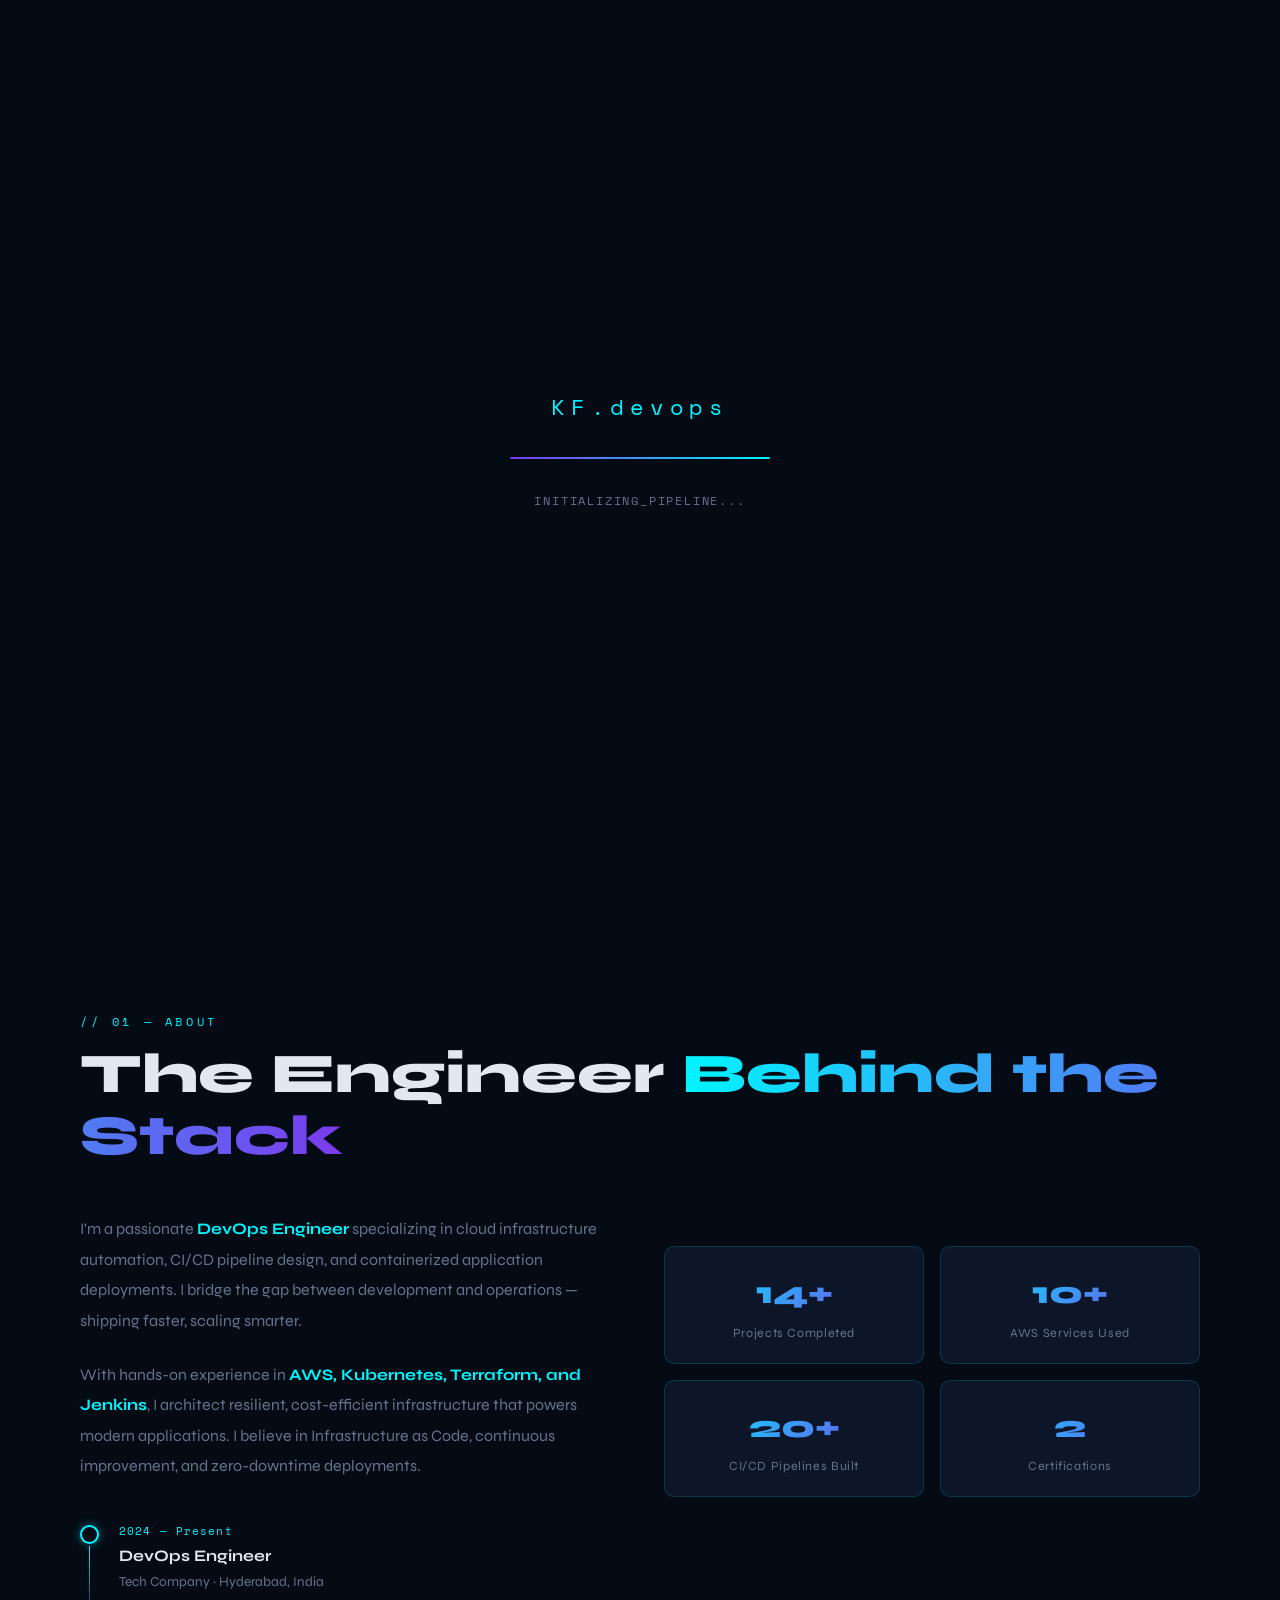
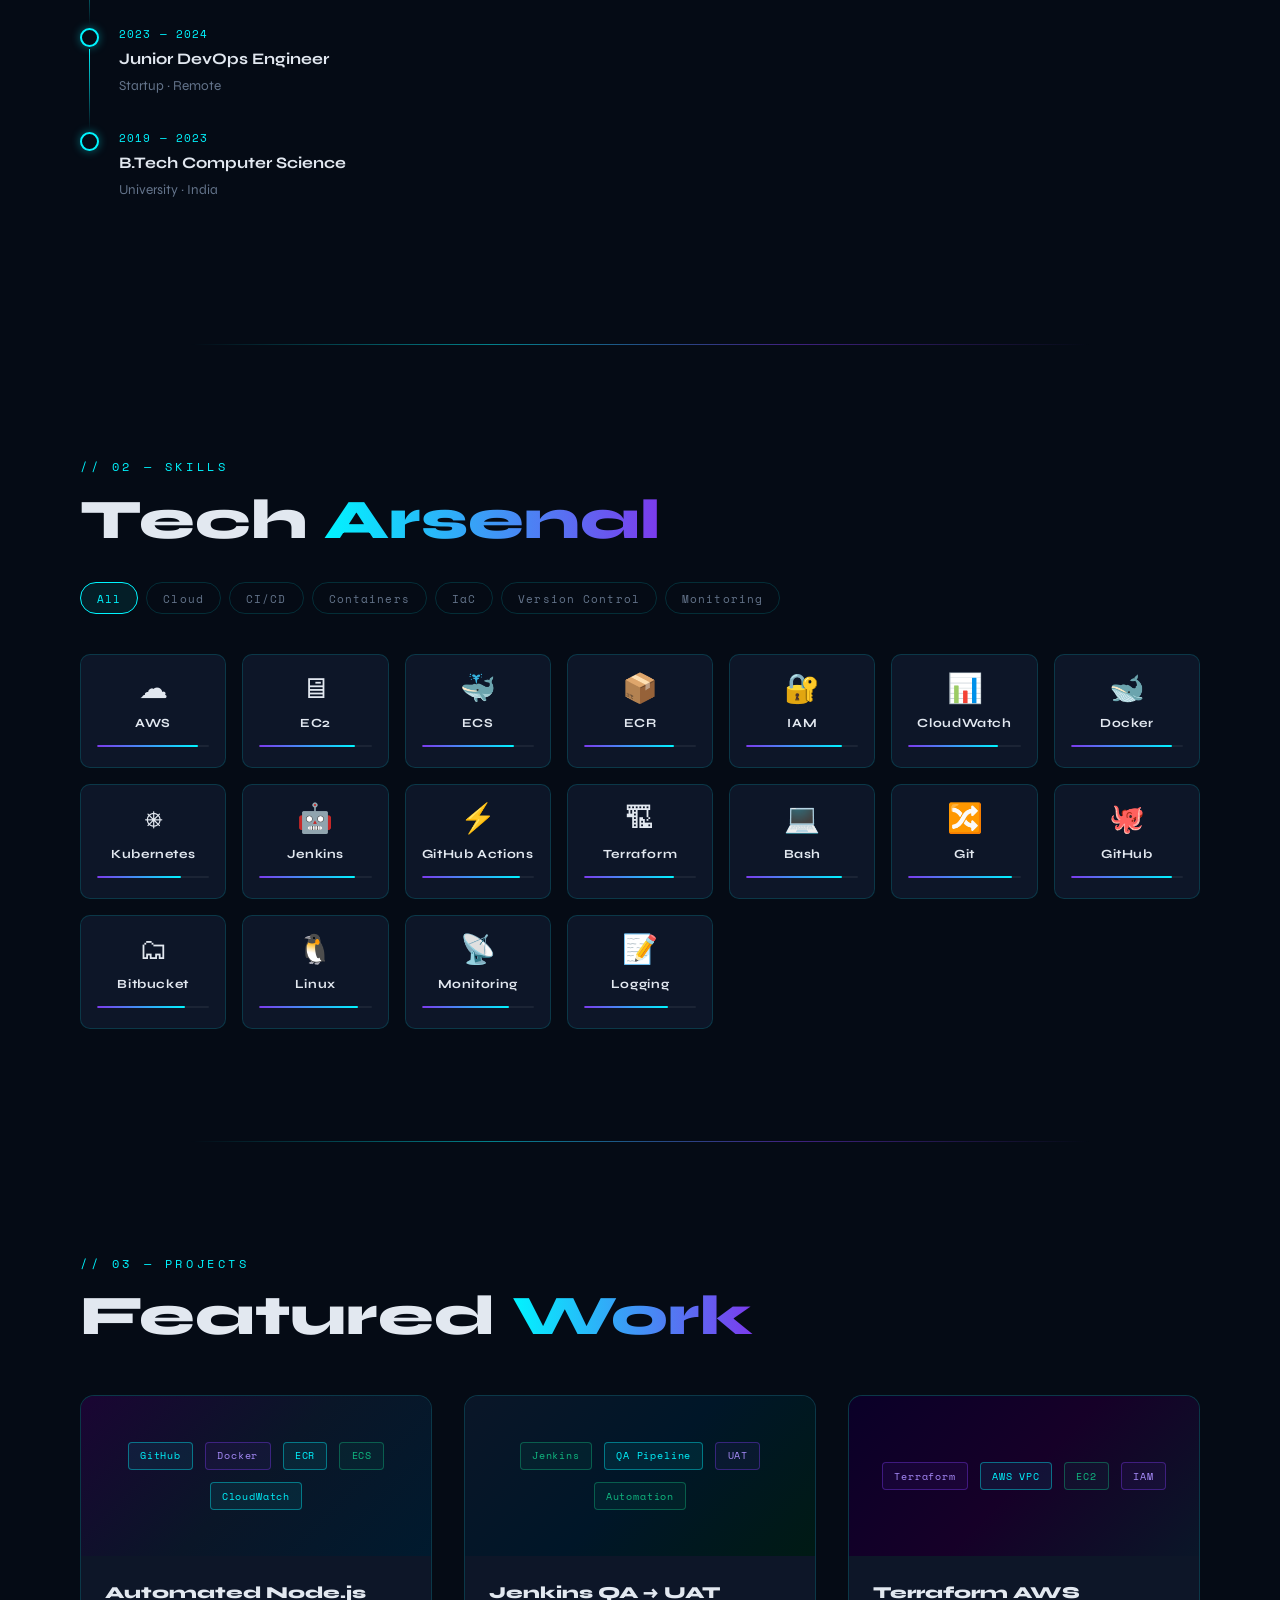
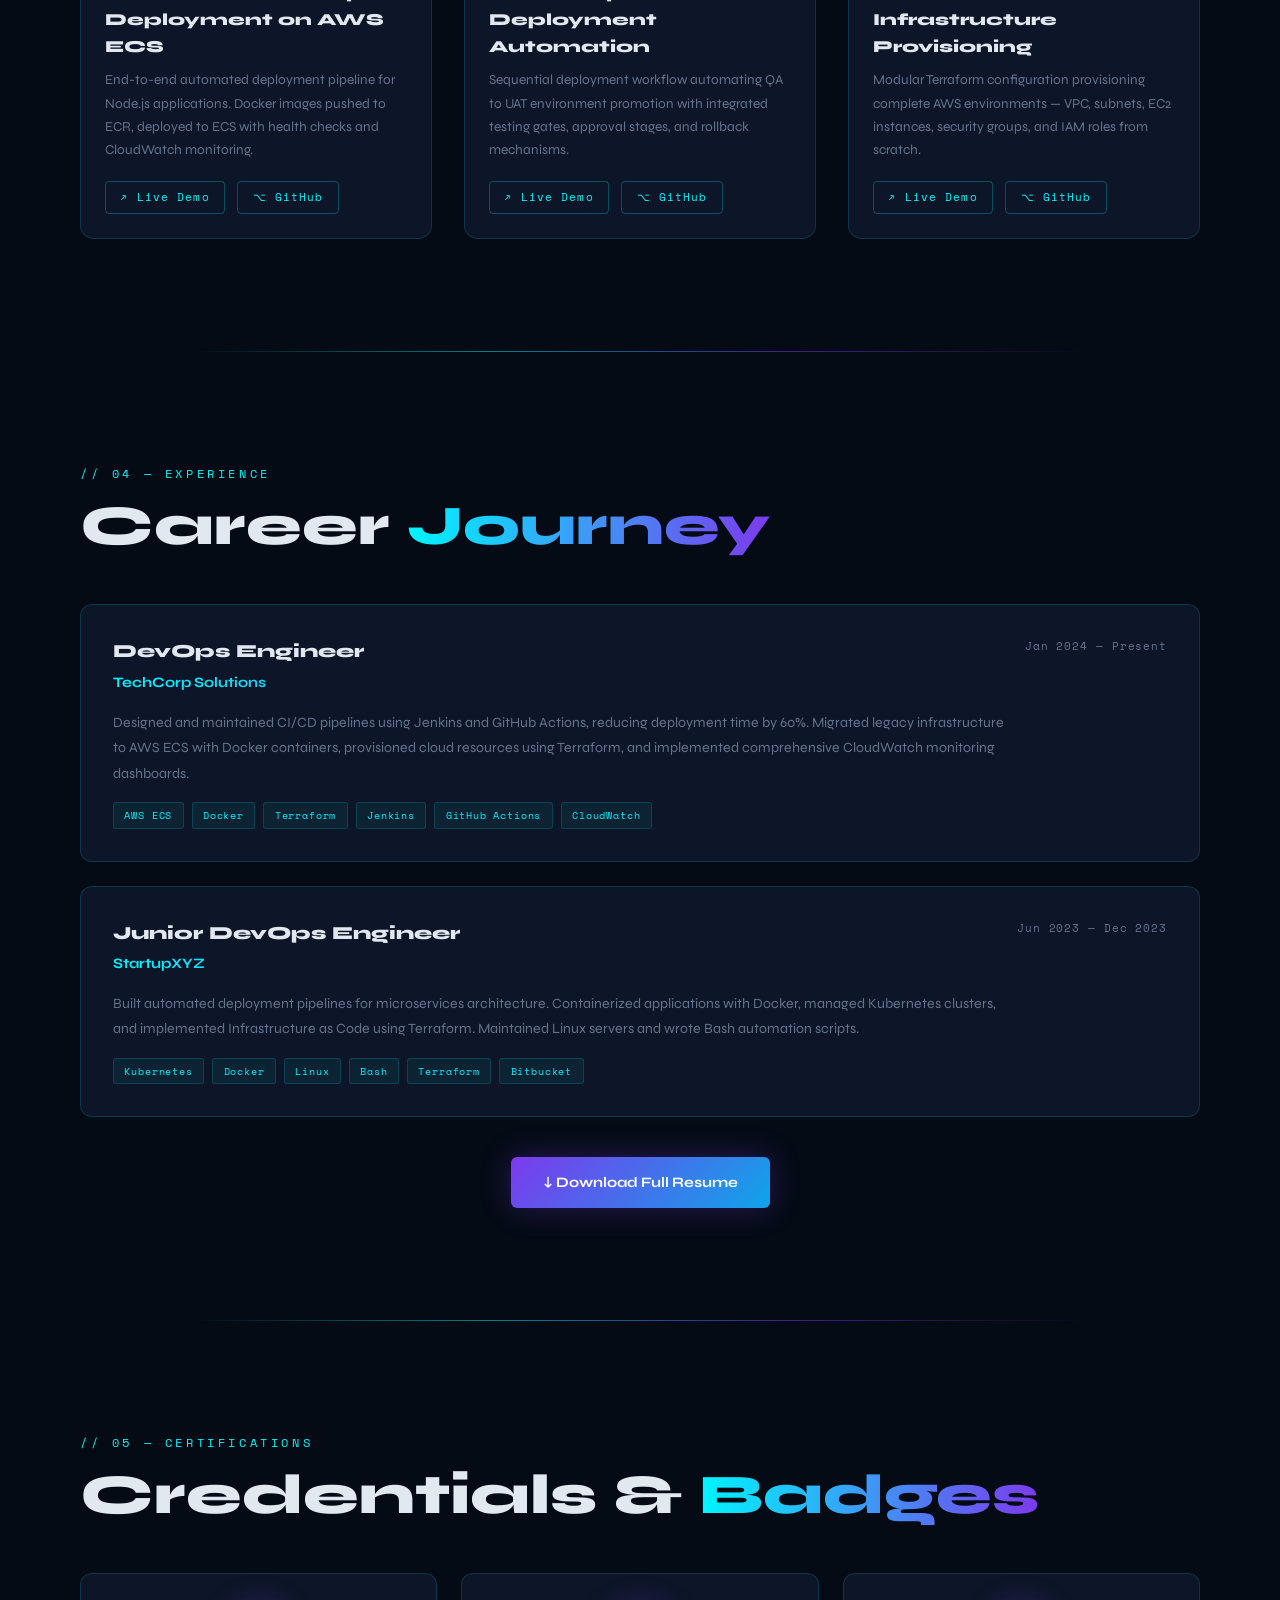
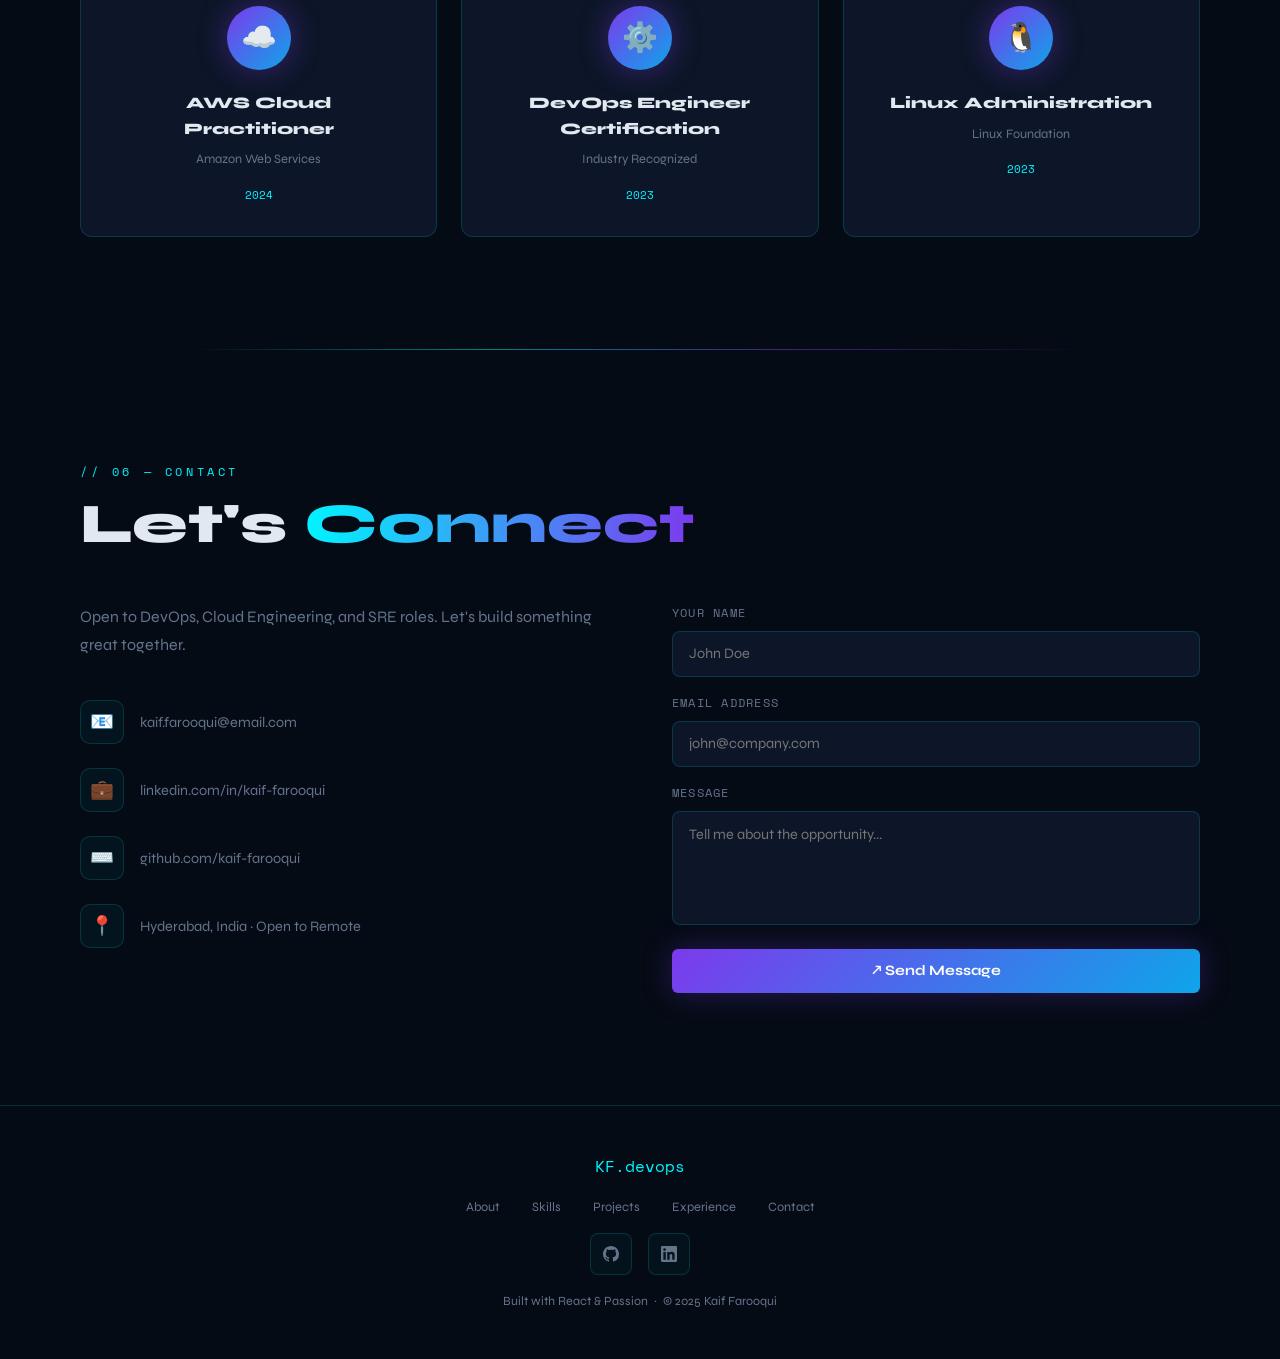
<file: kaif-portfolio/index.html>
<!DOCTYPE html>
<html lang="en">
<head>
  <meta charset="UTF-8" />
  <meta name="viewport" content="width=device-width, initial-scale=1.0" />
  <meta name="description" content="Kaif Farooqui — DevOps Engineer specializing in AWS, Kubernetes, Docker, Terraform, and CI/CD pipelines." />
  <meta name="keywords" content="DevOps Engineer, AWS, Kubernetes, Docker, Terraform, Jenkins, CI/CD, Cloud Infrastructure" />
  <meta name="author" content="Kaif Farooqui" />
  <title>Kaif Farooqui — DevOps Engineer</title>

  <!-- Google Fonts -->
  <link href="https://fonts.googleapis.com/css2?family=Space+Mono:ital,wght@0,400;0,700;1,400&family=Syne:wght@400;600;700;800&display=swap" rel="stylesheet" />

  <!-- Stylesheets -->
  <link rel="stylesheet" href="css/base.css" />
  <link rel="stylesheet" href="css/navbar.css" />
  <link rel="stylesheet" href="css/hero.css" />
  <link rel="stylesheet" href="css/sections.css" />
  <link rel="stylesheet" href="css/components.css" />
  <link rel="stylesheet" href="css/responsive.css" />
</head>
<body>

  <!-- ═══════════════════════════════════════ -->
  <!--               LOADING SCREEN           -->
  <!-- ═══════════════════════════════════════ -->
  <div id="loader" role="status" aria-label="Loading portfolio">
    <div class="loader-logo">KF.devops</div>
    <div class="loader-bar">
      <div class="loader-fill"></div>
    </div>
    <div class="loader-text">INITIALIZING_PIPELINE...</div>
  </div>

  <!-- Scroll Progress Bar -->
  <div id="progress" role="progressbar" aria-label="Scroll progress"></div>

  <!-- Cursor Glow -->
  <div id="cursor-glow" aria-hidden="true"></div>

  <!-- Particles Canvas -->
  <canvas id="particles-canvas" aria-hidden="true"></canvas>

  <!-- ═══════════════════════════════════════ -->
  <!--                NAVBAR                  -->
  <!-- ═══════════════════════════════════════ -->
  <nav id="navbar" role="navigation" aria-label="Main navigation">
    <div class="nav-logo">KF/</div>
    <ul class="nav-links">
      <li><a href="#about">About</a></li>
      <li><a href="#skills">Skills</a></li>
      <li><a href="#projects">Projects</a></li>
      <li><a href="#experience">Experience</a></li>
      <li><a href="#certifications">Certs</a></li>
      <li><a href="#contact">Contact</a></li>
    </ul>
    <div class="nav-right">
      <a href="assets/resume.pdf" class="btn-outline" download>↓ Resume</a>
      <div class="hamburger" id="hamburger" aria-label="Open menu" role="button" tabindex="0">
        <span></span>
        <span></span>
        <span></span>
      </div>
    </div>
  </nav>

  <!-- Mobile Menu -->
  <div class="mobile-menu" id="mobileMenu" aria-hidden="true">
    <a href="#about"          class="mobile-link">About</a>
    <a href="#skills"         class="mobile-link">Skills</a>
    <a href="#projects"       class="mobile-link">Projects</a>
    <a href="#experience"     class="mobile-link">Experience</a>
    <a href="#certifications" class="mobile-link">Certs</a>
    <a href="#contact"        class="mobile-link">Contact</a>
  </div>

  <!-- ═══════════════════════════════════════ -->
  <!--               HERO SECTION             -->
  <!-- ═══════════════════════════════════════ -->
  <section id="hero" aria-label="Hero section">
    <div class="hero-bg"   aria-hidden="true"></div>
    <div class="grid-bg"   aria-hidden="true"></div>

    <div class="hero-content">
      <div class="hero-tag">
        <span>Available for opportunities</span>
      </div>

      <h1 class="hero-name">
        <span class="first">Kaif</span>
        <span class="last">Farooqui</span>
      </h1>

      <div class="typing-line" aria-live="polite">
        <span id="typed-text"></span><span class="cursor" aria-hidden="true">█</span>
      </div>

      <p class="hero-tagline">
        Automating Infrastructure &nbsp;·&nbsp; Scaling Cloud Systems &nbsp;·&nbsp; Building CI/CD Pipelines
      </p>

      <div class="hero-cta">
        <a href="assets/resume.pdf" class="btn-primary" download>↓&nbsp; View Resume</a>
        <a href="#contact" class="btn-outline">Contact Me</a>
      </div>

      <div class="hero-socials">
        <a href="https://github.com/kaif-farooqui" class="social-link" target="_blank" rel="noopener" aria-label="GitHub">
          <!-- GitHub SVG -->
          <svg width="18" height="18" fill="currentColor" viewBox="0 0 24 24" aria-hidden="true">
            <path d="M12 0C5.37 0 0 5.37 0 12c0 5.31 3.435 9.795 8.205 11.385.6.105.825-.255.825-.57
            0-.285-.015-1.23-.015-2.235-3.015.555-3.795-.735-4.035-1.41-.135-.345-.72-1.41-1.23-1.695
            -.42-.225-1.02-.78-.015-.795.945-.015 1.62.87 1.845 1.23 1.08 1.815 2.805 1.305 3.495.99
            .105-.78.42-1.305.765-1.605-2.67-.3-5.46-1.335-5.46-5.925 0-1.305.465-2.385 1.23-3.225
            -.12-.3-.54-1.53.12-3.18 0 0 1.005-.315 3.3 1.23.96-.27 1.98-.405 3-.405s2.04.135 3 .405
            c2.295-1.56 3.3-1.23 3.3-1.23.66 1.65.24 2.88.12 3.18.765.84 1.23 1.905 1.23 3.225
            0 4.605-2.805 5.625-5.475 5.925.435.375.81 1.095.81 2.22 0 1.605-.015 2.895-.015 3.3
            0 .315.225.69.825.57A12.02 12.02 0 0024 12c0-6.63-5.37-12-12-12z"/>
          </svg>
        </a>
        <a href="https://linkedin.com/in/kaif-farooqui" class="social-link" target="_blank" rel="noopener" aria-label="LinkedIn">
          <svg width="18" height="18" fill="currentColor" viewBox="0 0 24 24" aria-hidden="true">
            <path d="M20.447 20.452h-3.554v-5.569c0-1.328-.027-3.037-1.852-3.037-1.853 0-2.136 1.445
            -2.136 2.939v5.667H9.351V9h3.414v1.561h.046c.477-.9 1.637-1.85 3.37-1.85 3.601 0 4.267
            2.37 4.267 5.455v6.286zM5.337 7.433a2.062 2.062 0 01-2.063-2.065 2.064 2.064 0 112.063
            2.065zm1.782 13.019H3.555V9h3.564v11.452zM22.225 0H1.771C.792 0 0 .774 0 1.729v20.542
            C0 23.227.792 24 1.771 24h20.451C23.2 24 24 23.227 24 22.271V1.729C24 .774 23.2 0 22.222 0h.003z"/>
          </svg>
        </a>
        <a href="mailto:kaif.farooqui@email.com" class="social-link" aria-label="Email">
          <svg width="18" height="18" fill="none" stroke="currentColor" stroke-width="2" viewBox="0 0 24 24" aria-hidden="true">
            <path d="M4 4h16c1.1 0 2 .9 2 2v12c0 1.1-.9 2-2 2H4c-1.1 0-2-.9-2-2V6c0-1.1.9-2 2-2z"/>
            <polyline points="22,6 12,13 2,6"/>
          </svg>
        </a>
      </div>
    </div><!-- /.hero-content -->

    <!-- Floating Terminal Windows -->
    <div class="hero-visual" aria-hidden="true">
      <div class="terminal">
        <div class="terminal-bar">
          <div class="dot r"></div><div class="dot y"></div><div class="dot g"></div>
        </div>
        <div class="term-line"><span class="h">$</span> docker build -t app:latest .</div>
        <div class="term-line"><span class="c">→ Step 1/8 : FROM node:18-alpine</span></div>
        <div class="term-line"><span class="c">→ Step 8/8 : CMD ["node","index.js"]</span></div>
        <div class="term-line"><span class="p">✓ Successfully built 3a4f9b2c</span></div>
      </div>
      <div class="terminal">
        <div class="terminal-bar">
          <div class="dot r"></div><div class="dot y"></div><div class="dot g"></div>
        </div>
        <div class="term-line"><span class="h">$</span> terraform apply -auto-approve</div>
        <div class="term-line"><span class="c">→ aws_vpc.main: Creating...</span></div>
        <div class="term-line"><span class="c">→ aws_ecs_cluster.app: Creating...</span></div>
        <div class="term-line" style="color:#10b981">Apply complete! 12 added.</div>
      </div>
      <div class="terminal">
        <div class="terminal-bar">
          <div class="dot r"></div><div class="dot y"></div><div class="dot g"></div>
        </div>
        <div class="term-line"><span class="h">$</span> kubectl get pods -n production</div>
        <div class="term-line"><span class="p">app-6d9f8b   3/3   Running   0   2d</span></div>
        <div class="term-line"><span class="p">api-7c4a1b   2/2   Running   0   2d</span></div>
      </div>
    </div><!-- /.hero-visual -->

    <div class="scroll-indicator" aria-hidden="true">
      <span>Scroll</span>
      <div class="scroll-arrow"></div>
    </div>
  </section>

  <!-- ═══════════════════════════════════════ -->
  <!--              ABOUT SECTION             -->
  <!-- ═══════════════════════════════════════ -->
  <section id="about" aria-label="About section">
    <div class="reveal">
      <div class="section-label">// 01 — about</div>
      <h2 class="section-title">The Engineer <span>Behind the Stack</span></h2>
    </div>

    <div class="about-grid reveal">
      <!-- Left: Bio + Timeline -->
      <div>
        <p class="about-text" style="margin-bottom:1.5rem">
          I'm a passionate <strong class="highlight">DevOps Engineer</strong> specializing in cloud infrastructure
          automation, CI/CD pipeline design, and containerized application deployments.
          I bridge the gap between development and operations — shipping faster, scaling smarter.
        </p>
        <p class="about-text">
          With hands-on experience in <strong class="highlight">AWS, Kubernetes, Terraform, and Jenkins</strong>,
          I architect resilient, cost-efficient infrastructure that powers modern applications.
          I believe in Infrastructure as Code, continuous improvement, and zero-downtime deployments.
        </p>

        <div class="timeline" style="margin-top:2.5rem">
          <div class="tl-item">
            <div class="tl-dot"></div>
            <div class="tl-content">
              <div class="tl-date">2024 — Present</div>
              <div class="tl-role">DevOps Engineer</div>
              <div class="tl-company">Tech Company · Hyderabad, India</div>
            </div>
          </div>
          <div class="tl-item">
            <div class="tl-dot"></div>
            <div class="tl-content">
              <div class="tl-date">2023 — 2024</div>
              <div class="tl-role">Junior DevOps Engineer</div>
              <div class="tl-company">Startup · Remote</div>
            </div>
          </div>
          <div class="tl-item">
            <div class="tl-dot"></div>
            <div class="tl-content">
              <div class="tl-date">2019 — 2023</div>
              <div class="tl-role">B.Tech Computer Science</div>
              <div class="tl-company">University · India</div>
            </div>
          </div>
        </div>
      </div>

      <!-- Right: Stats Cards -->
      <div>
        <div class="stats-grid">
          <div class="stat-card">
            <div class="stat-num" id="stat1">0</div>
            <div class="stat-label">Projects Completed</div>
          </div>
          <div class="stat-card">
            <div class="stat-num" id="stat2">0</div>
            <div class="stat-label">AWS Services Used</div>
          </div>
          <div class="stat-card">
            <div class="stat-num" id="stat3">0</div>
            <div class="stat-label">CI/CD Pipelines Built</div>
          </div>
          <div class="stat-card">
            <div class="stat-num" id="stat4">0</div>
            <div class="stat-label">Certifications</div>
          </div>
        </div>
      </div>
    </div><!-- /.about-grid -->
  </section>

  <div class="glow-line"></div>

  <!-- ═══════════════════════════════════════ -->
  <!--              SKILLS SECTION            -->
  <!-- ═══════════════════════════════════════ -->
  <section id="skills" aria-label="Skills section">
    <div class="reveal">
      <div class="section-label">// 02 — skills</div>
      <h2 class="section-title">Tech <span>Arsenal</span></h2>
    </div>

    <div class="skills-categories reveal" role="group" aria-label="Filter skills by category">
      <button class="cat-btn active" data-cat="all">All</button>
      <button class="cat-btn" data-cat="cloud">Cloud</button>
      <button class="cat-btn" data-cat="cicd">CI/CD</button>
      <button class="cat-btn" data-cat="containers">Containers</button>
      <button class="cat-btn" data-cat="iac">IaC</button>
      <button class="cat-btn" data-cat="vcs">Version Control</button>
      <button class="cat-btn" data-cat="monitoring">Monitoring</button>
    </div>

    <div class="skills-grid reveal" id="skillsGrid" role="list"></div>
  </section>

  <div class="glow-line"></div>

  <!-- ═══════════════════════════════════════ -->
  <!--             PROJECTS SECTION           -->
  <!-- ═══════════════════════════════════════ -->
  <section id="projects" aria-label="Projects section">
    <div class="reveal">
      <div class="section-label">// 03 — projects</div>
      <h2 class="section-title">Featured <span>Work</span></h2>
    </div>

    <div class="projects-grid reveal">

      <!-- Project 1 -->
      <article class="project-card">
        <div class="project-banner proj-b1">
          <div class="banner-icons">
            <span class="banner-badge bb-cyan">GitHub</span>
            <span class="banner-badge bb-purple">Docker</span>
            <span class="banner-badge bb-cyan">ECR</span>
            <span class="banner-badge bb-green">ECS</span>
            <span class="banner-badge bb-cyan">CloudWatch</span>
          </div>
        </div>
        <div class="project-body">
          <h3 class="project-title">Automated Node.js Deployment on AWS ECS</h3>
          <p class="project-desc">
            End-to-end automated deployment pipeline for Node.js applications.
            Docker images pushed to ECR, deployed to ECS with health checks and CloudWatch monitoring.
          </p>
          <div class="project-links">
            <a href="#" target="_blank" rel="noopener">↗ Live Demo</a>
            <a href="https://github.com/kaif-farooqui" target="_blank" rel="noopener">⌥ GitHub</a>
          </div>
        </div>
      </article>

      <!-- Project 2 -->
      <article class="project-card">
        <div class="project-banner proj-b2">
          <div class="banner-icons">
            <span class="banner-badge bb-green">Jenkins</span>
            <span class="banner-badge bb-cyan">QA Pipeline</span>
            <span class="banner-badge bb-purple">UAT</span>
            <span class="banner-badge bb-green">Automation</span>
          </div>
        </div>
        <div class="project-body">
          <h3 class="project-title">Jenkins QA → UAT Deployment Automation</h3>
          <p class="project-desc">
            Sequential deployment workflow automating QA to UAT environment promotion
            with integrated testing gates, approval stages, and rollback mechanisms.
          </p>
          <div class="project-links">
            <a href="#" target="_blank" rel="noopener">↗ Live Demo</a>
            <a href="https://github.com/kaif-farooqui" target="_blank" rel="noopener">⌥ GitHub</a>
          </div>
        </div>
      </article>

      <!-- Project 3 -->
      <article class="project-card">
        <div class="project-banner proj-b3">
          <div class="banner-icons">
            <span class="banner-badge bb-purple">Terraform</span>
            <span class="banner-badge bb-cyan">AWS VPC</span>
            <span class="banner-badge bb-green">EC2</span>
            <span class="banner-badge bb-purple">IAM</span>
          </div>
        </div>
        <div class="project-body">
          <h3 class="project-title">Terraform AWS Infrastructure Provisioning</h3>
          <p class="project-desc">
            Modular Terraform configuration provisioning complete AWS environments —
            VPC, subnets, EC2 instances, security groups, and IAM roles from scratch.
          </p>
          <div class="project-links">
            <a href="#" target="_blank" rel="noopener">↗ Live Demo</a>
            <a href="https://github.com/kaif-farooqui" target="_blank" rel="noopener">⌥ GitHub</a>
          </div>
        </div>
      </article>

    </div><!-- /.projects-grid -->
  </section>

  <div class="glow-line"></div>

  <!-- ═══════════════════════════════════════ -->
  <!--           EXPERIENCE SECTION           -->
  <!-- ═══════════════════════════════════════ -->
  <section id="experience" aria-label="Experience section">
    <div class="reveal">
      <div class="section-label">// 04 — experience</div>
      <h2 class="section-title">Career <span>Journey</span></h2>
    </div>

    <div class="exp-list reveal">

      <div class="exp-card">
        <div>
          <div class="exp-role">DevOps Engineer</div>
          <div class="exp-company">TechCorp Solutions</div>
          <p class="exp-desc">
            Designed and maintained CI/CD pipelines using Jenkins and GitHub Actions,
            reducing deployment time by 60%. Migrated legacy infrastructure to AWS ECS
            with Docker containers, provisioned cloud resources using Terraform, and
            implemented comprehensive CloudWatch monitoring dashboards.
          </p>
          <div class="exp-tags">
            <span class="tag">AWS ECS</span>
            <span class="tag">Docker</span>
            <span class="tag">Terraform</span>
            <span class="tag">Jenkins</span>
            <span class="tag">GitHub Actions</span>
            <span class="tag">CloudWatch</span>
          </div>
        </div>
        <div class="exp-duration">Jan 2024 — Present</div>
      </div>

      <div class="exp-card">
        <div>
          <div class="exp-role">Junior DevOps Engineer</div>
          <div class="exp-company">StartupXYZ</div>
          <p class="exp-desc">
            Built automated deployment pipelines for microservices architecture.
            Containerized applications with Docker, managed Kubernetes clusters, and
            implemented Infrastructure as Code using Terraform. Maintained Linux servers
            and wrote Bash automation scripts.
          </p>
          <div class="exp-tags">
            <span class="tag">Kubernetes</span>
            <span class="tag">Docker</span>
            <span class="tag">Linux</span>
            <span class="tag">Bash</span>
            <span class="tag">Terraform</span>
            <span class="tag">Bitbucket</span>
          </div>
        </div>
        <div class="exp-duration">Jun 2023 — Dec 2023</div>
      </div>

    </div><!-- /.exp-list -->

    <div style="margin-top:2.5rem;text-align:center">
      <a href="assets/resume.pdf" class="btn-primary" download>↓ Download Full Resume</a>
    </div>
  </section>

  <div class="glow-line"></div>

  <!-- ═══════════════════════════════════════ -->
  <!--         CERTIFICATIONS SECTION         -->
  <!-- ═══════════════════════════════════════ -->
  <section id="certifications" aria-label="Certifications section">
    <div class="reveal">
      <div class="section-label">// 05 — certifications</div>
      <h2 class="section-title">Credentials &amp; <span>Badges</span></h2>
    </div>

    <div class="certs-grid reveal">
      <div class="cert-card">
        <div class="cert-badge">☁️</div>
        <div class="cert-name">AWS Cloud Practitioner</div>
        <div class="cert-issuer">Amazon Web Services</div>
        <div class="cert-year">2024</div>
      </div>
      <div class="cert-card">
        <div class="cert-badge">⚙️</div>
        <div class="cert-name">DevOps Engineer Certification</div>
        <div class="cert-issuer">Industry Recognized</div>
        <div class="cert-year">2023</div>
      </div>
      <div class="cert-card">
        <div class="cert-badge">🐧</div>
        <div class="cert-name">Linux Administration</div>
        <div class="cert-issuer">Linux Foundation</div>
        <div class="cert-year">2023</div>
      </div>
    </div>
  </section>

  <div class="glow-line"></div>

  <!-- ═══════════════════════════════════════ -->
  <!--             CONTACT SECTION            -->
  <!-- ═══════════════════════════════════════ -->
  <section id="contact" aria-label="Contact section">
    <div class="reveal">
      <div class="section-label">// 06 — contact</div>
      <h2 class="section-title">Let's <span>Connect</span></h2>
    </div>

    <div class="contact-grid reveal">
      <div class="contact-info">
        <p style="color:var(--muted);line-height:1.8;margin-bottom:1rem">
          Open to DevOps, Cloud Engineering, and SRE roles. Let's build something great together.
        </p>
        <div class="contact-item">
          <div class="contact-icon">📧</div>
          <a href="mailto:kaif.farooqui@email.com">kaif.farooqui@email.com</a>
        </div>
        <div class="contact-item">
          <div class="contact-icon">💼</div>
          <a href="https://linkedin.com/in/kaif-farooqui" target="_blank" rel="noopener">linkedin.com/in/kaif-farooqui</a>
        </div>
        <div class="contact-item">
          <div class="contact-icon">⌨️</div>
          <a href="https://github.com/kaif-farooqui" target="_blank" rel="noopener">github.com/kaif-farooqui</a>
        </div>
        <div class="contact-item">
          <div class="contact-icon">📍</div>
          <span>Hyderabad, India · Open to Remote</span>
        </div>
      </div>

      <form class="contact-form" id="contactForm" novalidate>
        <div class="form-group">
          <label for="name">Your Name</label>
          <input type="text" id="name" name="name" placeholder="John Doe" required />
        </div>
        <div class="form-group">
          <label for="email">Email Address</label>
          <input type="email" id="email" name="email" placeholder="john@company.com" required />
        </div>
        <div class="form-group">
          <label for="message">Message</label>
          <textarea id="message" name="message" rows="5" placeholder="Tell me about the opportunity..." required></textarea>
        </div>
        <button type="submit" class="btn-primary" style="width:100%;justify-content:center">
          ↗ Send Message
        </button>
      </form>
    </div>
  </section>

  <!-- ═══════════════════════════════════════ -->
  <!--                 FOOTER                 -->
  <!-- ═══════════════════════════════════════ -->
  <footer>
    <div class="footer-logo">KF.devops</div>
    <ul class="footer-links">
      <li><a href="#about">About</a></li>
      <li><a href="#skills">Skills</a></li>
      <li><a href="#projects">Projects</a></li>
      <li><a href="#experience">Experience</a></li>
      <li><a href="#contact">Contact</a></li>
    </ul>
    <div class="footer-socials">
      <a href="https://github.com/kaif-farooqui" class="social-link" target="_blank" rel="noopener" aria-label="GitHub">
        <svg width="16" height="16" fill="currentColor" viewBox="0 0 24 24" aria-hidden="true">
          <path d="M12 0C5.37 0 0 5.37 0 12c0 5.31 3.435 9.795 8.205 11.385.6.105.825-.255.825-.57
          0-.285-.015-1.23-.015-2.235-3.015.555-3.795-.735-4.035-1.41-.135-.345-.72-1.41-1.23-1.695
          -.42-.225-1.02-.78-.015-.795.945-.015 1.62.87 1.845 1.23 1.08 1.815 2.805 1.305 3.495.99
          .105-.78.42-1.305.765-1.605-2.67-.3-5.46-1.335-5.46-5.925 0-1.305.465-2.385 1.23-3.225
          -.12-.3-.54-1.53.12-3.18 0 0 1.005-.315 3.3 1.23.96-.27 1.98-.405 3-.405s2.04.135 3 .405
          c2.295-1.56 3.3-1.23 3.3-1.23.66 1.65.24 2.88.12 3.18.765.84 1.23 1.905 1.23 3.225
          0 4.605-2.805 5.625-5.475 5.925.435.375.81 1.095.81 2.22 0 1.605-.015 2.895-.015 3.3
          0 .315.225.69.825.57A12.02 12.02 0 0024 12c0-6.63-5.37-12-12-12z"/>
        </svg>
      </a>
      <a href="https://linkedin.com/in/kaif-farooqui" class="social-link" target="_blank" rel="noopener" aria-label="LinkedIn">
        <svg width="16" height="16" fill="currentColor" viewBox="0 0 24 24" aria-hidden="true">
          <path d="M20.447 20.452h-3.554v-5.569c0-1.328-.027-3.037-1.852-3.037-1.853 0-2.136 1.445
          -2.136 2.939v5.667H9.351V9h3.414v1.561h.046c.477-.9 1.637-1.85 3.37-1.85 3.601 0 4.267
          2.37 4.267 5.455v6.286zM5.337 7.433a2.062 2.062 0 01-2.063-2.065 2.064 2.064 0 112.063
          2.065zm1.782 13.019H3.555V9h3.564v11.452zM22.225 0H1.771C.792 0 0 .774 0 1.729v20.542
          C0 23.227.792 24 1.771 24h20.451C23.2 24 24 23.227 24 22.271V1.729C24 .774 23.2 0 22.222 0h.003z"/>
        </svg>
      </a>
    </div>
    <p class="footer-copy">Built with React &amp; Passion &nbsp;·&nbsp; © 2025 Kaif Farooqui</p>
  </footer>

  <!-- Scripts -->
  <script src="js/particles.js"></script>
  <script src="js/typing.js"></script>
  <script src="js/skills.js"></script>
  <script src="js/animations.js"></script>
  <script src="js/main.js"></script>

</body>
</html>
</file>
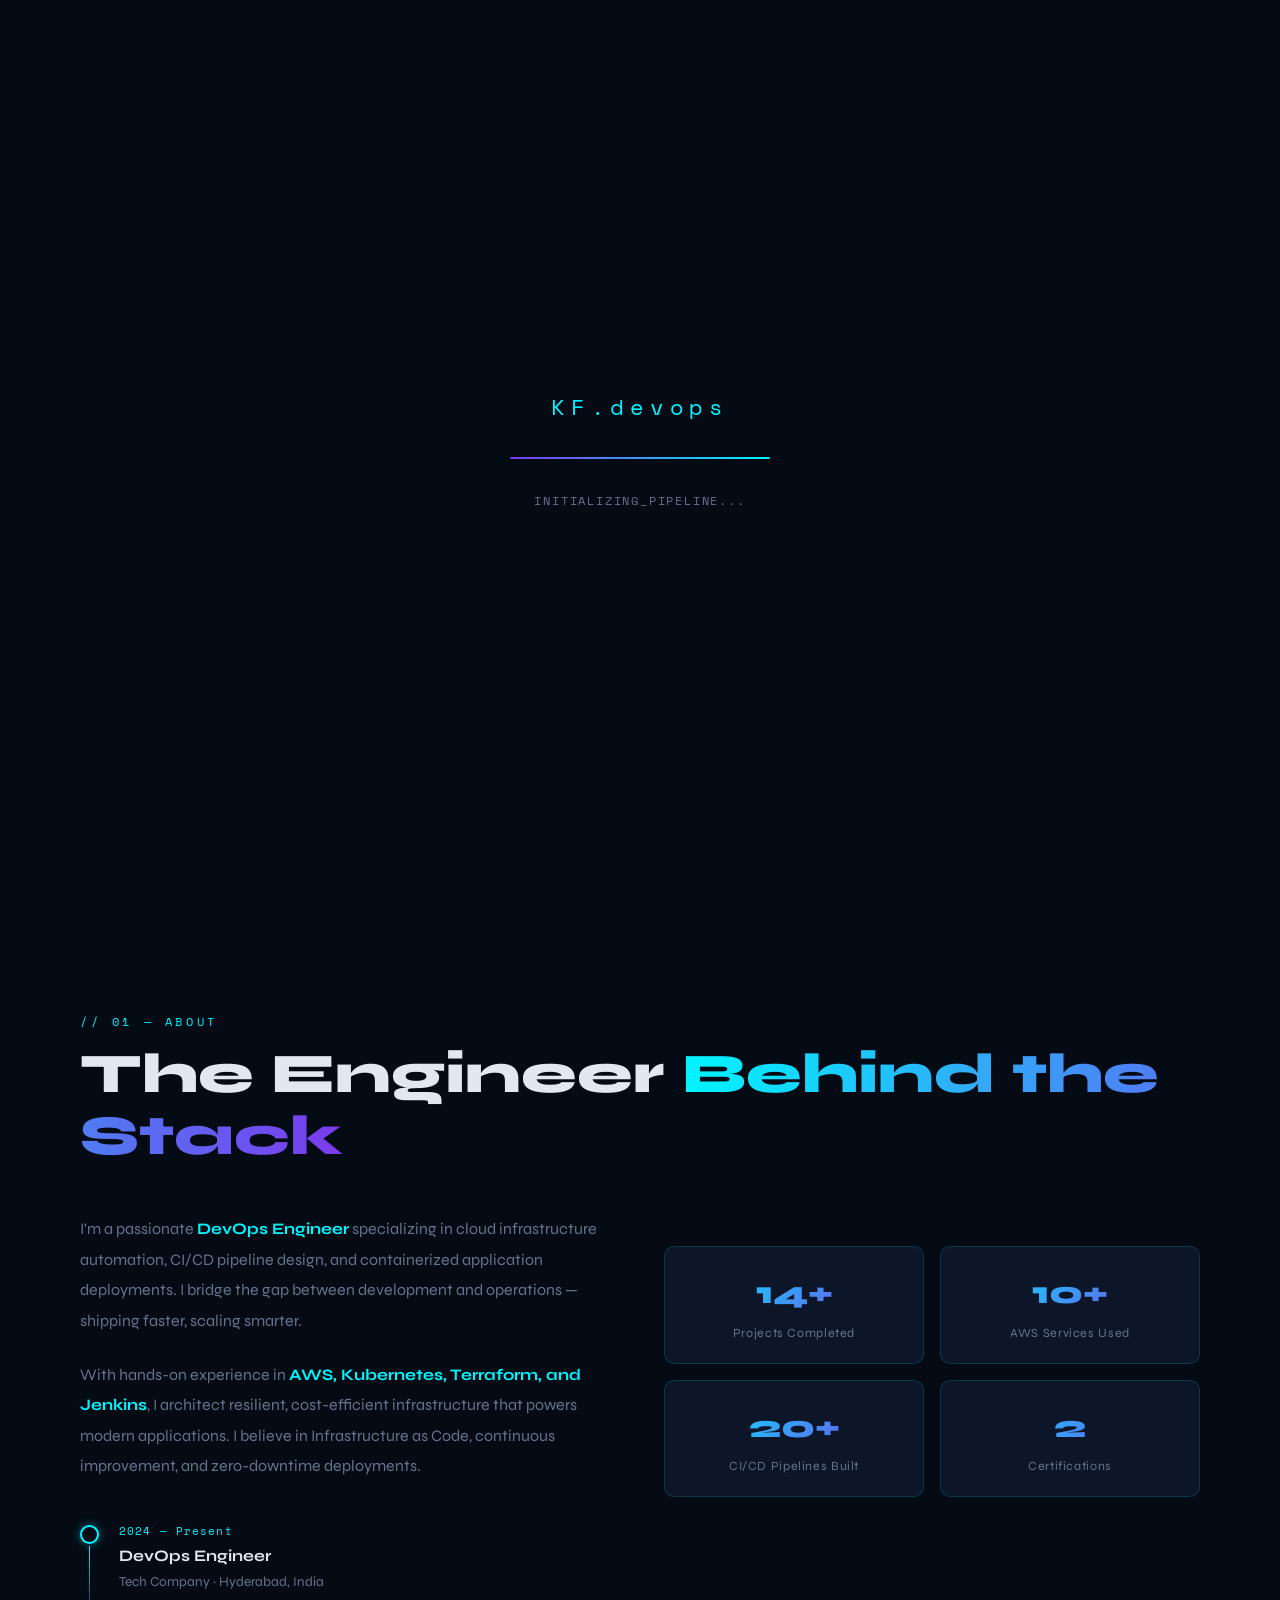
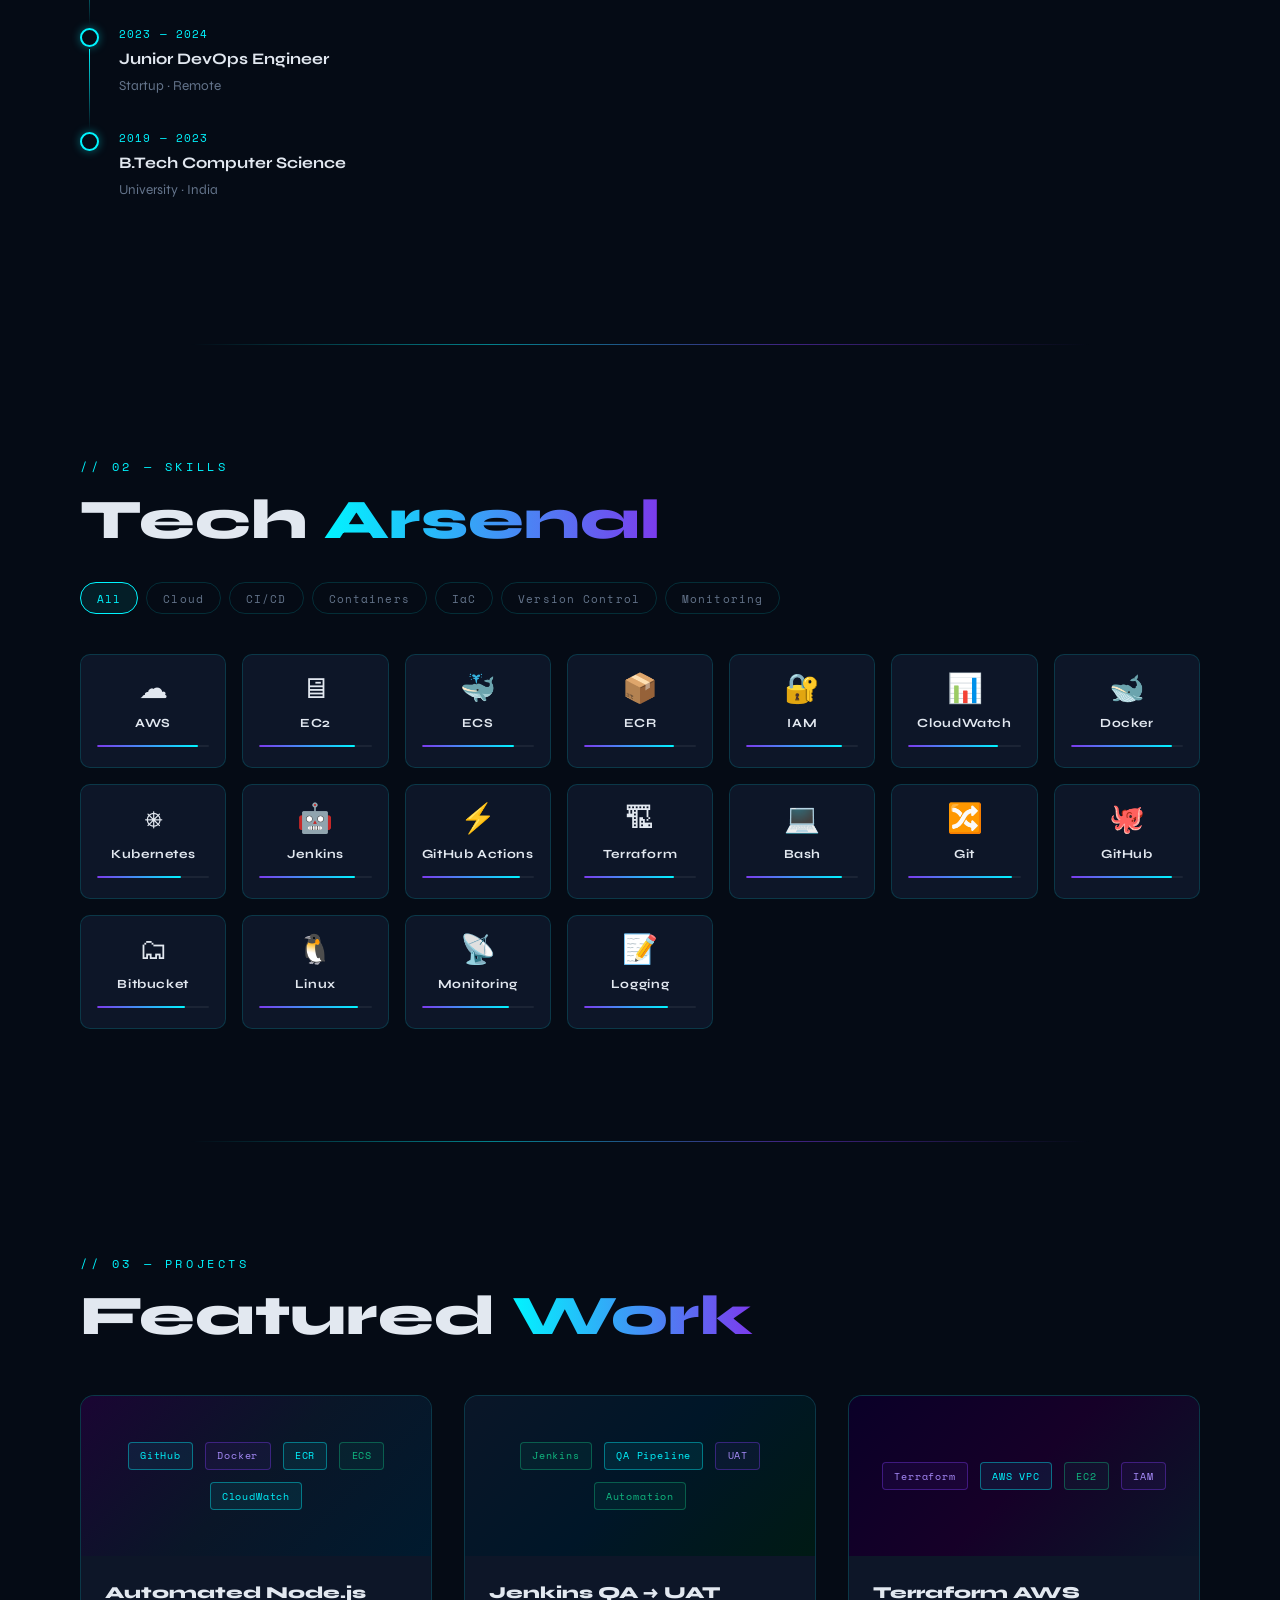
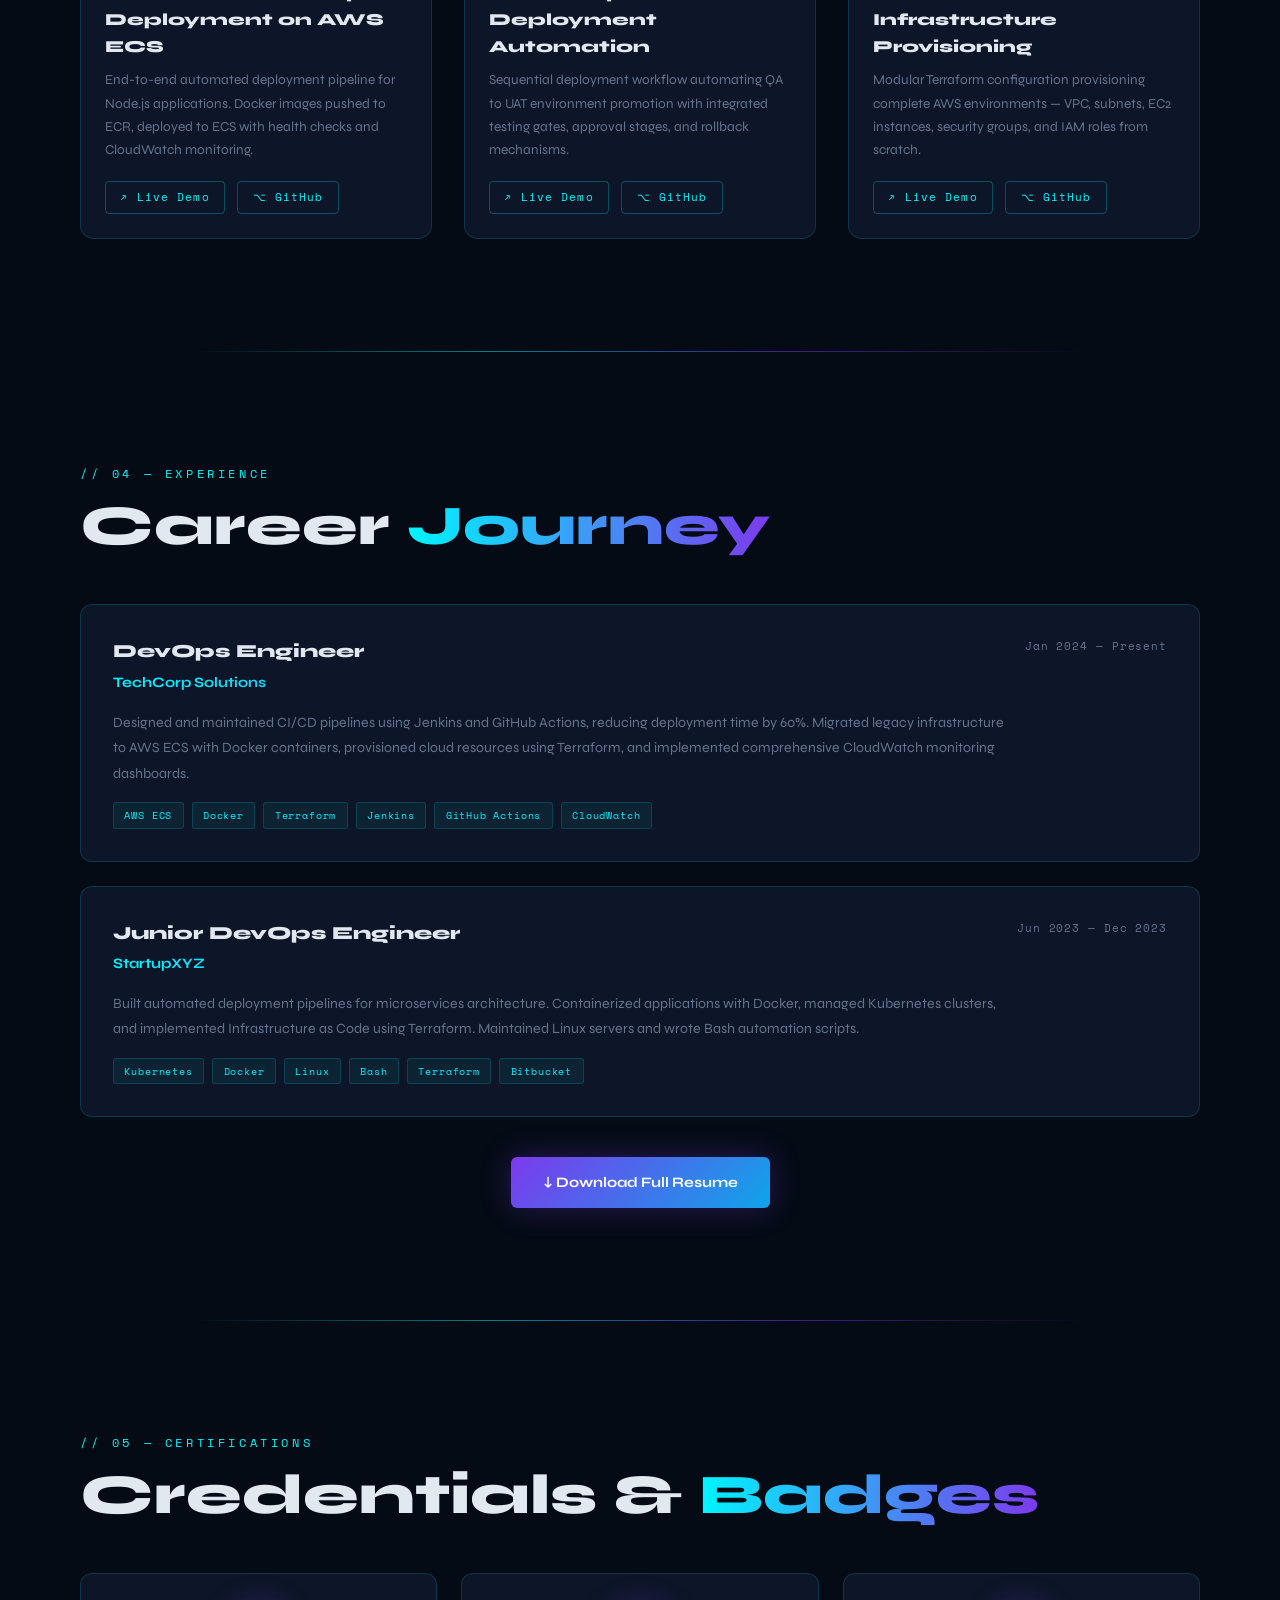
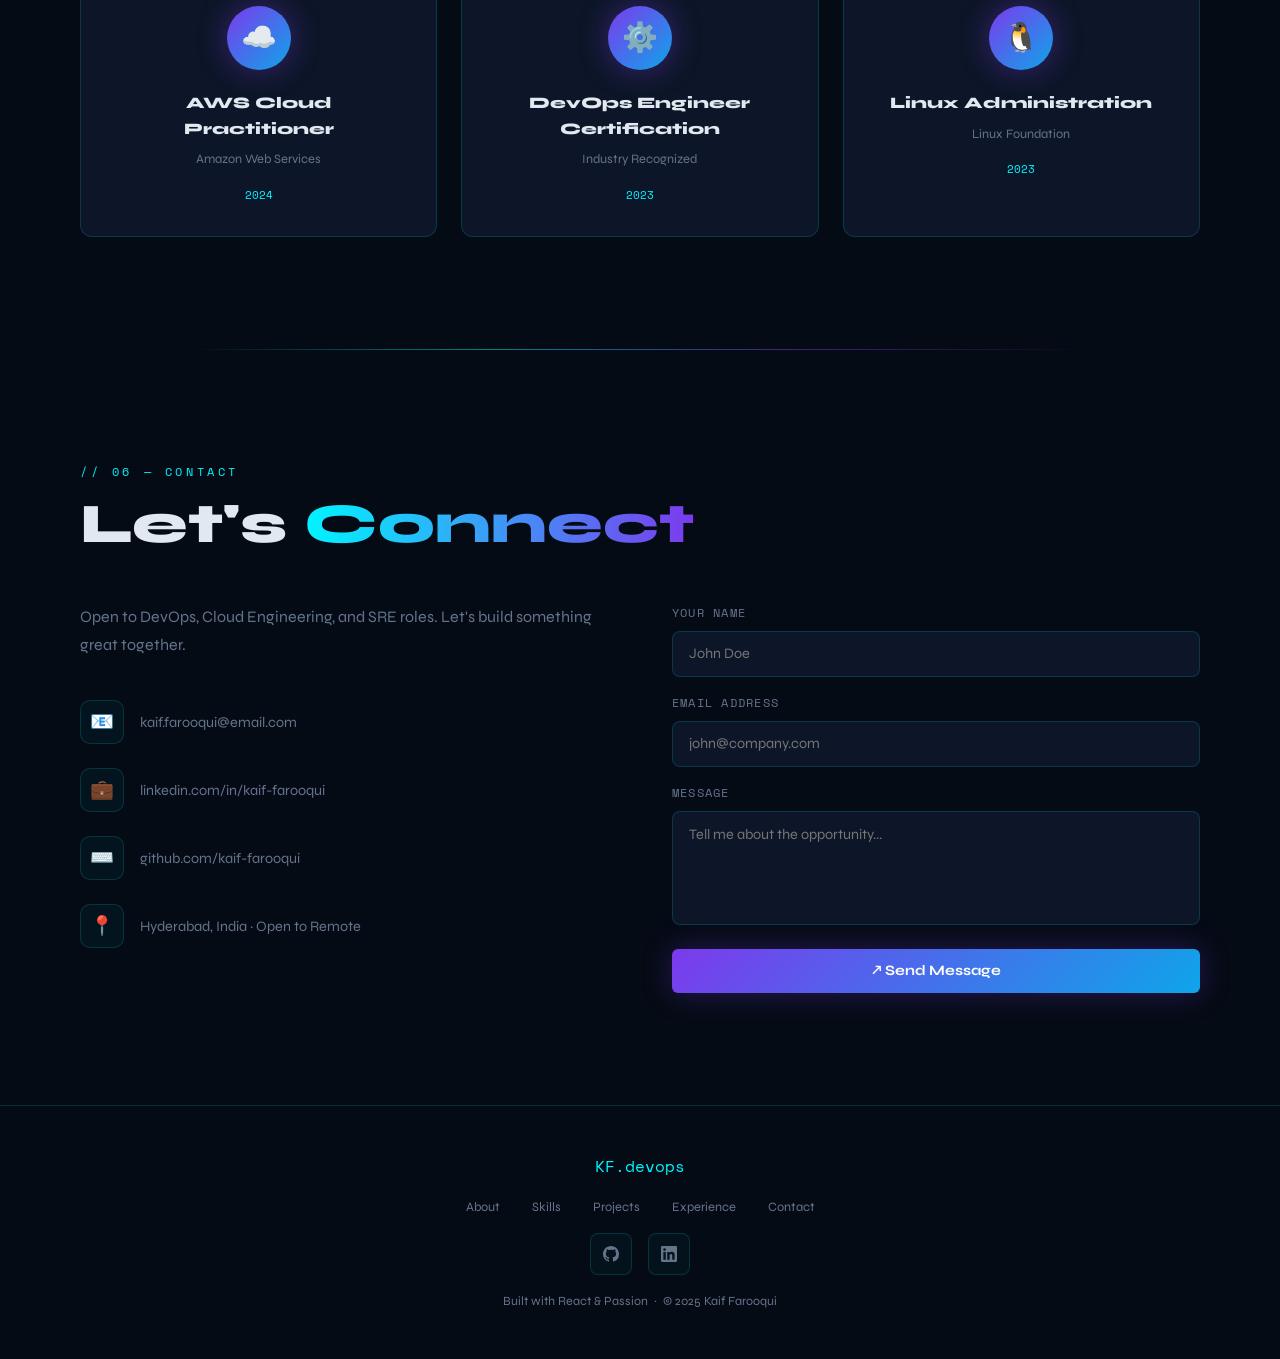
<file: Downloads/kaif-portfolio/kaif-portfolio/index.html>
<!DOCTYPE html>
<html lang="en">
<head>
  <meta charset="UTF-8" />
  <meta name="viewport" content="width=device-width, initial-scale=1.0" />
  <meta name="description" content="Kaif Farooqui — DevOps Engineer specializing in AWS, Kubernetes, Docker, Terraform, and CI/CD pipelines." />
  <meta name="keywords" content="DevOps Engineer, AWS, Kubernetes, Docker, Terraform, Jenkins, CI/CD, Cloud Infrastructure" />
  <meta name="author" content="Kaif Farooqui" />
  <title>Kaif Farooqui — DevOps Engineer</title>

  <!-- Google Fonts -->
  <link href="https://fonts.googleapis.com/css2?family=Space+Mono:ital,wght@0,400;0,700;1,400&family=Syne:wght@400;600;700;800&display=swap" rel="stylesheet" />

  <!-- Stylesheets -->
  <link rel="stylesheet" href="css/base.css" />
  <link rel="stylesheet" href="css/navbar.css" />
  <link rel="stylesheet" href="css/hero.css" />
  <link rel="stylesheet" href="css/sections.css" />
  <link rel="stylesheet" href="css/components.css" />
  <link rel="stylesheet" href="css/responsive.css" />
</head>
<body>

  <!-- ═══════════════════════════════════════ -->
  <!--               LOADING SCREEN           -->
  <!-- ═══════════════════════════════════════ -->
  <div id="loader" role="status" aria-label="Loading portfolio">
    <div class="loader-logo">KF.devops</div>
    <div class="loader-bar">
      <div class="loader-fill"></div>
    </div>
    <div class="loader-text">INITIALIZING_PIPELINE...</div>
  </div>

  <!-- Scroll Progress Bar -->
  <div id="progress" role="progressbar" aria-label="Scroll progress"></div>

  <!-- Cursor Glow -->
  <div id="cursor-glow" aria-hidden="true"></div>

  <!-- Particles Canvas -->
  <canvas id="particles-canvas" aria-hidden="true"></canvas>

  <!-- ═══════════════════════════════════════ -->
  <!--                NAVBAR                  -->
  <!-- ═══════════════════════════════════════ -->
  <nav id="navbar" role="navigation" aria-label="Main navigation">
    <div class="nav-logo">KF/</div>
    <ul class="nav-links">
      <li><a href="#about">About</a></li>
      <li><a href="#skills">Skills</a></li>
      <li><a href="#projects">Projects</a></li>
      <li><a href="#experience">Experience</a></li>
      <li><a href="#certifications">Certs</a></li>
      <li><a href="#contact">Contact</a></li>
    </ul>
    <div class="nav-right">
      <a href="assets/resume.pdf" class="btn-outline" download>↓ Resume</a>
      <div class="hamburger" id="hamburger" aria-label="Open menu" role="button" tabindex="0">
        <span></span>
        <span></span>
        <span></span>
      </div>
    </div>
  </nav>

  <!-- Mobile Menu -->
  <div class="mobile-menu" id="mobileMenu" aria-hidden="true">
    <a href="#about"          class="mobile-link">About</a>
    <a href="#skills"         class="mobile-link">Skills</a>
    <a href="#projects"       class="mobile-link">Projects</a>
    <a href="#experience"     class="mobile-link">Experience</a>
    <a href="#certifications" class="mobile-link">Certs</a>
    <a href="#contact"        class="mobile-link">Contact</a>
  </div>

  <!-- ═══════════════════════════════════════ -->
  <!--               HERO SECTION             -->
  <!-- ═══════════════════════════════════════ -->
  <section id="hero" aria-label="Hero section">
    <div class="hero-bg"   aria-hidden="true"></div>
    <div class="grid-bg"   aria-hidden="true"></div>

    <div class="hero-content">
      <div class="hero-tag">
        <span>Available for opportunities</span>
      </div>

      <h1 class="hero-name">
        <span class="first">Kaif</span>
        <span class="last">Farooqui</span>
      </h1>

      <div class="typing-line" aria-live="polite">
        <span id="typed-text"></span><span class="cursor" aria-hidden="true">█</span>
      </div>

      <p class="hero-tagline">
        Automating Infrastructure &nbsp;·&nbsp; Scaling Cloud Systems &nbsp;·&nbsp; Building CI/CD Pipelines
      </p>

      <div class="hero-cta">
        <a href="assets/resume.pdf" class="btn-primary" download>↓&nbsp; View Resume</a>
        <a href="#contact" class="btn-outline">Contact Me</a>
      </div>

      <div class="hero-socials">
        <a href="https://github.com/kaif-farooqui" class="social-link" target="_blank" rel="noopener" aria-label="GitHub">
          <!-- GitHub SVG -->
          <svg width="18" height="18" fill="currentColor" viewBox="0 0 24 24" aria-hidden="true">
            <path d="M12 0C5.37 0 0 5.37 0 12c0 5.31 3.435 9.795 8.205 11.385.6.105.825-.255.825-.57
            0-.285-.015-1.23-.015-2.235-3.015.555-3.795-.735-4.035-1.41-.135-.345-.72-1.41-1.23-1.695
            -.42-.225-1.02-.78-.015-.795.945-.015 1.62.87 1.845 1.23 1.08 1.815 2.805 1.305 3.495.99
            .105-.78.42-1.305.765-1.605-2.67-.3-5.46-1.335-5.46-5.925 0-1.305.465-2.385 1.23-3.225
            -.12-.3-.54-1.53.12-3.18 0 0 1.005-.315 3.3 1.23.96-.27 1.98-.405 3-.405s2.04.135 3 .405
            c2.295-1.56 3.3-1.23 3.3-1.23.66 1.65.24 2.88.12 3.18.765.84 1.23 1.905 1.23 3.225
            0 4.605-2.805 5.625-5.475 5.925.435.375.81 1.095.81 2.22 0 1.605-.015 2.895-.015 3.3
            0 .315.225.69.825.57A12.02 12.02 0 0024 12c0-6.63-5.37-12-12-12z"/>
          </svg>
        </a>
        <a href="https://linkedin.com/in/kaif-farooqui" class="social-link" target="_blank" rel="noopener" aria-label="LinkedIn">
          <svg width="18" height="18" fill="currentColor" viewBox="0 0 24 24" aria-hidden="true">
            <path d="M20.447 20.452h-3.554v-5.569c0-1.328-.027-3.037-1.852-3.037-1.853 0-2.136 1.445
            -2.136 2.939v5.667H9.351V9h3.414v1.561h.046c.477-.9 1.637-1.85 3.37-1.85 3.601 0 4.267
            2.37 4.267 5.455v6.286zM5.337 7.433a2.062 2.062 0 01-2.063-2.065 2.064 2.064 0 112.063
            2.065zm1.782 13.019H3.555V9h3.564v11.452zM22.225 0H1.771C.792 0 0 .774 0 1.729v20.542
            C0 23.227.792 24 1.771 24h20.451C23.2 24 24 23.227 24 22.271V1.729C24 .774 23.2 0 22.222 0h.003z"/>
          </svg>
        </a>
        <a href="mailto:kaif.farooquii08@gmail.com" class="social-link" aria-label="Email">
          <svg width="18" height="18" fill="none" stroke="currentColor" stroke-width="2" viewBox="0 0 24 24" aria-hidden="true">
            <path d="M4 4h16c1.1 0 2 .9 2 2v12c0 1.1-.9 2-2 2H4c-1.1 0-2-.9-2-2V6c0-1.1.9-2 2-2z"/>
            <polyline points="22,6 12,13 2,6"/>
          </svg>
        </a>
      </div>
    </div><!-- /.hero-content -->

    <!-- Floating Terminal Windows -->
    <div class="hero-visual" aria-hidden="true">
      <div class="terminal">
        <div class="terminal-bar">
          <div class="dot r"></div><div class="dot y"></div><div class="dot g"></div>
        </div>
        <div class="term-line"><span class="h">$</span> docker build -t app:latest .</div>
        <div class="term-line"><span class="c">→ Step 1/8 : FROM node:18-alpine</span></div>
        <div class="term-line"><span class="c">→ Step 8/8 : CMD ["node","index.js"]</span></div>
        <div class="term-line"><span class="p">✓ Successfully built 3a4f9b2c</span></div>
      </div>
      <div class="terminal">
        <div class="terminal-bar">
          <div class="dot r"></div><div class="dot y"></div><div class="dot g"></div>
        </div>
        <div class="term-line"><span class="h">$</span> terraform apply -auto-approve</div>
        <div class="term-line"><span class="c">→ aws_vpc.main: Creating...</span></div>
        <div class="term-line"><span class="c">→ aws_ecs_cluster.app: Creating...</span></div>
        <div class="term-line" style="color:#10b981">Apply complete! 12 added.</div>
      </div>
      <div class="terminal">
        <div class="terminal-bar">
          <div class="dot r"></div><div class="dot y"></div><div class="dot g"></div>
        </div>
        <div class="term-line"><span class="h">$</span> kubectl get pods -n production</div>
        <div class="term-line"><span class="p">app-6d9f8b   3/3   Running   0   2d</span></div>
        <div class="term-line"><span class="p">api-7c4a1b   2/2   Running   0   2d</span></div>
      </div>
    </div><!-- /.hero-visual -->

    <div class="scroll-indicator" aria-hidden="true">
      <span>Scroll</span>
      <div class="scroll-arrow"></div>
    </div>
  </section>

  <!-- ═══════════════════════════════════════ -->
  <!--              ABOUT SECTION             -->
  <!-- ═══════════════════════════════════════ -->
  <section id="about" aria-label="About section">
    <div class="reveal">
      <div class="section-label">// 01 — about</div>
      <h2 class="section-title">The Engineer <span>Behind the Stack</span></h2>
    </div>

    <div class="about-grid reveal">
      <!-- Left: Bio + Timeline -->
      <div>
        <p class="about-text" style="margin-bottom:1.5rem">
          I'm a passionate <strong class="highlight">DevOps Engineer</strong> specializing in cloud infrastructure
          automation, CI/CD pipeline design, and containerized application deployments.
          I bridge the gap between development and operations — shipping faster, scaling smarter.
        </p>
        <p class="about-text">
          With hands-on experience in <strong class="highlight">AWS, Kubernetes, Terraform, and Jenkins</strong>,
          I architect resilient, cost-efficient infrastructure that powers modern applications.
          I believe in Infrastructure as Code, continuous improvement, and zero-downtime deployments.
        </p>

        <div class="timeline" style="margin-top:2.5rem">
          <div class="tl-item">
            <div class="tl-dot"></div>
            <div class="tl-content">
              <div class="tl-date">2024 — Present</div>
              <div class="tl-role">DevOps Engineer</div>
              <div class="tl-company">Tech Company · Hyderabad, India</div>
            </div>
          </div>
          <div class="tl-item">
            <div class="tl-dot"></div>
            <div class="tl-content">
              <div class="tl-date">2023 — 2024</div>
              <div class="tl-role">Junior DevOps Engineer</div>
              <div class="tl-company">Startup · Remote</div>
            </div>
          </div>
          <div class="tl-item">
            <div class="tl-dot"></div>
            <div class="tl-content">
              <div class="tl-date">2019 — 2023</div>
              <div class="tl-role">B.Tech Computer Science</div>
              <div class="tl-company">University · India</div>
            </div>
          </div>
        </div>
      </div>

      <!-- Right: Stats Cards -->
      <div>
        <div class="stats-grid">
          <div class="stat-card">
            <div class="stat-num" id="stat1">0</div>
            <div class="stat-label">Projects Completed</div>
          </div>
          <div class="stat-card">
            <div class="stat-num" id="stat2">0</div>
            <div class="stat-label">AWS Services Used</div>
          </div>
          <div class="stat-card">
            <div class="stat-num" id="stat3">0</div>
            <div class="stat-label">CI/CD Pipelines Built</div>
          </div>
          <div class="stat-card">
            <div class="stat-num" id="stat4">0</div>
            <div class="stat-label">Certifications</div>
          </div>
        </div>
      </div>
    </div><!-- /.about-grid -->
  </section>

  <div class="glow-line"></div>

  <!-- ═══════════════════════════════════════ -->
  <!--              SKILLS SECTION            -->
  <!-- ═══════════════════════════════════════ -->
  <section id="skills" aria-label="Skills section">
    <div class="reveal">
      <div class="section-label">// 02 — skills</div>
      <h2 class="section-title">Tech <span>Arsenal</span></h2>
    </div>

    <div class="skills-categories reveal" role="group" aria-label="Filter skills by category">
      <button class="cat-btn active" data-cat="all">All</button>
      <button class="cat-btn" data-cat="cloud">Cloud</button>
      <button class="cat-btn" data-cat="cicd">CI/CD</button>
      <button class="cat-btn" data-cat="containers">Containers</button>
      <button class="cat-btn" data-cat="iac">IaC</button>
      <button class="cat-btn" data-cat="vcs">Version Control</button>
      <button class="cat-btn" data-cat="monitoring">Monitoring</button>
    </div>

    <div class="skills-grid reveal" id="skillsGrid" role="list"></div>
  </section>

  <div class="glow-line"></div>

  <!-- ═══════════════════════════════════════ -->
  <!--             PROJECTS SECTION           -->
  <!-- ═══════════════════════════════════════ -->
  <section id="projects" aria-label="Projects section">
    <div class="reveal">
      <div class="section-label">// 03 — projects</div>
      <h2 class="section-title">Featured <span>Work</span></h2>
    </div>

    <div class="projects-grid reveal">

      <!-- Project 1 -->
      <article class="project-card">
        <div class="project-banner proj-b1">
          <div class="banner-icons">
            <span class="banner-badge bb-cyan">GitHub</span>
            <span class="banner-badge bb-purple">Docker</span>
            <span class="banner-badge bb-cyan">ECR</span>
            <span class="banner-badge bb-green">ECS</span>
            <span class="banner-badge bb-cyan">CloudWatch</span>
          </div>
        </div>
        <div class="project-body">
          <h3 class="project-title">Automated Node.js Deployment on AWS ECS</h3>
          <p class="project-desc">
            End-to-end automated deployment pipeline for Node.js applications.
            Docker images pushed to ECR, deployed to ECS with health checks and CloudWatch monitoring.
          </p>
          <div class="project-links">
            <a href="#" target="_blank" rel="noopener">↗ Live Demo</a>
            <a href="https://github.com/Kaif-08" target="_blank" rel="noopener">⌥ GitHub</a>
          </div>
        </div>
      </article>

      <!-- Project 2 -->
      <article class="project-card">
        <div class="project-banner proj-b2">
          <div class="banner-icons">
            <span class="banner-badge bb-green">Jenkins</span>
            <span class="banner-badge bb-cyan">QA Pipeline</span>
            <span class="banner-badge bb-purple">UAT</span>
            <span class="banner-badge bb-green">Automation</span>
          </div>
        </div>
        <div class="project-body">
          <h3 class="project-title">Jenkins QA → UAT Deployment Automation</h3>
          <p class="project-desc">
            Sequential deployment workflow automating QA to UAT environment promotion
            with integrated testing gates, approval stages, and rollback mechanisms.
          </p>
          <div class="project-links">
            <a href="#" target="_blank" rel="noopener">↗ Live Demo</a>
            <a href="https://github.com/kaif-farooqui" target="_blank" rel="noopener">⌥ GitHub</a>
          </div>
        </div>
      </article>

      <!-- Project 3 -->
      <article class="project-card">
        <div class="project-banner proj-b3">
          <div class="banner-icons">
            <span class="banner-badge bb-purple">Terraform</span>
            <span class="banner-badge bb-cyan">AWS VPC</span>
            <span class="banner-badge bb-green">EC2</span>
            <span class="banner-badge bb-purple">IAM</span>
          </div>
        </div>
        <div class="project-body">
          <h3 class="project-title">Terraform AWS Infrastructure Provisioning</h3>
          <p class="project-desc">
            Modular Terraform configuration provisioning complete AWS environments —
            VPC, subnets, EC2 instances, security groups, and IAM roles from scratch.
          </p>
          <div class="project-links">
            <a href="#" target="_blank" rel="noopener">↗ Live Demo</a>
            <a href="https://github.com/kaif-farooqui" target="_blank" rel="noopener">⌥ GitHub</a>
          </div>
        </div>
      </article>

    </div><!-- /.projects-grid -->
  </section>

  <div class="glow-line"></div>

  <!-- ═══════════════════════════════════════ -->
  <!--           EXPERIENCE SECTION           -->
  <!-- ═══════════════════════════════════════ -->
  <section id="experience" aria-label="Experience section">
    <div class="reveal">
      <div class="section-label">// 04 — experience</div>
      <h2 class="section-title">Career <span>Journey</span></h2>
    </div>

    <div class="exp-list reveal">

      <div class="exp-card">
        <div>
          <div class="exp-role">DevOps Engineer</div>
          <div class="exp-company">TechCorp Solutions</div>
          <p class="exp-desc">
            Designed and maintained CI/CD pipelines using Jenkins and GitHub Actions,
            reducing deployment time by 60%. Migrated legacy infrastructure to AWS ECS
            with Docker containers, provisioned cloud resources using Terraform, and
            implemented comprehensive CloudWatch monitoring dashboards.
          </p>
          <div class="exp-tags">
            <span class="tag">AWS ECS</span>
            <span class="tag">Docker</span>
            <span class="tag">Terraform</span>
            <span class="tag">Jenkins</span>
            <span class="tag">GitHub Actions</span>
            <span class="tag">CloudWatch</span>
          </div>
        </div>
        <div class="exp-duration">Jan 2024 — Present</div>
      </div>

      <div class="exp-card">
        <div>
          <div class="exp-role">Junior DevOps Engineer</div>
          <div class="exp-company">StartupXYZ</div>
          <p class="exp-desc">
            Built automated deployment pipelines for microservices architecture.
            Containerized applications with Docker, managed Kubernetes clusters, and
            implemented Infrastructure as Code using Terraform. Maintained Linux servers
            and wrote Bash automation scripts.
          </p>
          <div class="exp-tags">
            <span class="tag">Kubernetes</span>
            <span class="tag">Docker</span>
            <span class="tag">Linux</span>
            <span class="tag">Bash</span>
            <span class="tag">Terraform</span>
            <span class="tag">Bitbucket</span>
          </div>
        </div>
        <div class="exp-duration">Jun 2023 — Dec 2023</div>
      </div>

    </div><!-- /.exp-list -->

    <div style="margin-top:2.5rem;text-align:center">
      <a href="assets/resume.pdf" class="btn-primary" download>↓ Download Full Resume</a>
    </div>
  </section>

  <div class="glow-line"></div>

  <!-- ═══════════════════════════════════════ -->
  <!--         CERTIFICATIONS SECTION         -->
  <!-- ═══════════════════════════════════════ -->
  <section id="certifications" aria-label="Certifications section">
    <div class="reveal">
      <div class="section-label">// 05 — certifications</div>
      <h2 class="section-title">Credentials &amp; <span>Badges</span></h2>
    </div>

    <div class="certs-grid reveal">
      <div class="cert-card">
        <div class="cert-badge">☁️</div>
        <div class="cert-name">AWS Cloud Practitioner</div>
        <div class="cert-issuer">Amazon Web Services</div>
        <div class="cert-year">2024</div>
      </div>
      <div class="cert-card">
        <div class="cert-badge">⚙️</div>
        <div class="cert-name">DevOps Engineer Certification</div>
        <div class="cert-issuer">Industry Recognized</div>
        <div class="cert-year">2023</div>
      </div>
      <div class="cert-card">
        <div class="cert-badge">🐧</div>
        <div class="cert-name">Linux Administration</div>
        <div class="cert-issuer">Linux Foundation</div>
        <div class="cert-year">2023</div>
      </div>
    </div>
  </section>

  <div class="glow-line"></div>

  <!-- ═══════════════════════════════════════ -->
  <!--             CONTACT SECTION            -->
  <!-- ═══════════════════════════════════════ -->
  <section id="contact" aria-label="Contact section">
    <div class="reveal">
      <div class="section-label">// 06 — contact</div>
      <h2 class="section-title">Let's <span>Connect</span></h2>
    </div>

    <div class="contact-grid reveal">
      <div class="contact-info">
        <p style="color:var(--muted);line-height:1.8;margin-bottom:1rem">
          Open to DevOps, Cloud Engineering, and SRE roles. Let's build something great together.
        </p>
        <div class="contact-item">
          <div class="contact-icon">📧</div>
          <a href="mailto:kaif.farooqui@email.com">kaif.farooqui@email.com</a>
        </div>
        <div class="contact-item">
          <div class="contact-icon">💼</div>
          <a href="https://linkedin.com/in/kaif-farooqui" target="_blank" rel="noopener">linkedin.com/in/kaif-farooqui</a>
        </div>
        <div class="contact-item">
          <div class="contact-icon">⌨️</div>
          <a href="https://github.com/kaif-farooqui" target="_blank" rel="noopener">github.com/kaif-farooqui</a>
        </div>
        <div class="contact-item">
          <div class="contact-icon">📍</div>
          <span>Hyderabad, India · Open to Remote</span>
        </div>
      </div>

      <form class="contact-form" id="contactForm" novalidate>
        <div class="form-group">
          <label for="name">Your Name</label>
          <input type="text" id="name" name="name" placeholder="John Doe" required />
        </div>
        <div class="form-group">
          <label for="email">Email Address</label>
          <input type="email" id="email" name="email" placeholder="john@company.com" required />
        </div>
        <div class="form-group">
          <label for="message">Message</label>
          <textarea id="message" name="message" rows="5" placeholder="Tell me about the opportunity..." required></textarea>
        </div>
        <button type="submit" class="btn-primary" style="width:100%;justify-content:center">
          ↗ Send Message
        </button>
      </form>
    </div>
  </section>

  <!-- ═══════════════════════════════════════ -->
  <!--                 FOOTER                 -->
  <!-- ═══════════════════════════════════════ -->
  <footer>
    <div class="footer-logo">KF.devops</div>
    <ul class="footer-links">
      <li><a href="#about">About</a></li>
      <li><a href="#skills">Skills</a></li>
      <li><a href="#projects">Projects</a></li>
      <li><a href="#experience">Experience</a></li>
      <li><a href="#contact">Contact</a></li>
    </ul>
    <div class="footer-socials">
      <a href="https://github.com/kaif-farooqui" class="social-link" target="_blank" rel="noopener" aria-label="GitHub">
        <svg width="16" height="16" fill="currentColor" viewBox="0 0 24 24" aria-hidden="true">
          <path d="M12 0C5.37 0 0 5.37 0 12c0 5.31 3.435 9.795 8.205 11.385.6.105.825-.255.825-.57
          0-.285-.015-1.23-.015-2.235-3.015.555-3.795-.735-4.035-1.41-.135-.345-.72-1.41-1.23-1.695
          -.42-.225-1.02-.78-.015-.795.945-.015 1.62.87 1.845 1.23 1.08 1.815 2.805 1.305 3.495.99
          .105-.78.42-1.305.765-1.605-2.67-.3-5.46-1.335-5.46-5.925 0-1.305.465-2.385 1.23-3.225
          -.12-.3-.54-1.53.12-3.18 0 0 1.005-.315 3.3 1.23.96-.27 1.98-.405 3-.405s2.04.135 3 .405
          c2.295-1.56 3.3-1.23 3.3-1.23.66 1.65.24 2.88.12 3.18.765.84 1.23 1.905 1.23 3.225
          0 4.605-2.805 5.625-5.475 5.925.435.375.81 1.095.81 2.22 0 1.605-.015 2.895-.015 3.3
          0 .315.225.69.825.57A12.02 12.02 0 0024 12c0-6.63-5.37-12-12-12z"/>
        </svg>
      </a>
      <a href="https://linkedin.com/in/kaif-farooqui" class="social-link" target="_blank" rel="noopener" aria-label="LinkedIn">
        <svg width="16" height="16" fill="currentColor" viewBox="0 0 24 24" aria-hidden="true">
          <path d="M20.447 20.452h-3.554v-5.569c0-1.328-.027-3.037-1.852-3.037-1.853 0-2.136 1.445
          -2.136 2.939v5.667H9.351V9h3.414v1.561h.046c.477-.9 1.637-1.85 3.37-1.85 3.601 0 4.267
          2.37 4.267 5.455v6.286zM5.337 7.433a2.062 2.062 0 01-2.063-2.065 2.064 2.064 0 112.063
          2.065zm1.782 13.019H3.555V9h3.564v11.452zM22.225 0H1.771C.792 0 0 .774 0 1.729v20.542
          C0 23.227.792 24 1.771 24h20.451C23.2 24 24 23.227 24 22.271V1.729C24 .774 23.2 0 22.222 0h.003z"/>
        </svg>
      </a>
    </div>
    <p class="footer-copy">Built with React &amp; Passion &nbsp;·&nbsp; © 2025 Kaif Farooqui</p>
  </footer>

  <!-- Scripts -->
  <script src="js/particles.js"></script>
  <script src="js/typing.js"></script>
  <script src="js/skills.js"></script>
  <script src="js/animations.js"></script>
  <script src="js/main.js"></script>

</body>
</html>
</file>
<file: kaif-portfolio/css/base.css>
/* ═══════════════════════════════════════════════
   BASE.CSS — CSS Variables, Reset, Global Styles
   ═══════════════════════════════════════════════ */

/* ── CSS Variables ── */
:root {
  --c1:       #00f5ff;   /* Neon Cyan */
  --c2:       #7c3aed;   /* Electric Purple */
  --c3:       #0ea5e9;   /* Sky Blue */
  --c4:       #10b981;   /* Emerald */

  --bg:       #050b15;   /* Deepest bg */
  --bg2:      #080f1e;   /* Mid bg */
  --bg3:      #0d1628;   /* Card bg */

  --text:     #e2e8f0;
  --muted:    #64748b;
  --border:   rgba(0, 245, 255, 0.15);

  --ff-mono:  'Space Mono', monospace;
  --ff-sans:  'Syne', sans-serif;

  --transition: 0.3s ease;
  --radius:   10px;
}

/* ── Reset ── */
*,
*::before,
*::after {
  box-sizing: border-box;
  margin: 0;
  padding: 0;
}

html {
  scroll-behavior: smooth;
  font-size: 16px;
}

body {
  background:    var(--bg);
  color:         var(--text);
  font-family:   var(--ff-sans);
  overflow-x:    hidden;
  line-height:   1.6;
}

img {
  max-width: 100%;
  display: block;
}

a {
  color: inherit;
  text-decoration: none;
}

/* ── Custom Scrollbar ── */
::-webkit-scrollbar        { width: 4px; }
::-webkit-scrollbar-track  { background: var(--bg); }
::-webkit-scrollbar-thumb  { background: var(--c1); border-radius: 2px; }

/* ── Scroll Progress Bar ── */
#progress {
  position: fixed;
  top: 0;
  left: 0;
  height: 2px;
  width: 0%;
  background: linear-gradient(90deg, var(--c2), var(--c1));
  z-index: 1000;
  transition: width 0.1s linear;
}

/* ── Cursor Glow ── */
#cursor-glow {
  position:      fixed;
  width:         400px;
  height:        400px;
  border-radius: 50%;
  background:    radial-gradient(circle, rgba(0, 245, 255, 0.04) 0%, transparent 70%);
  pointer-events: none;
  z-index:       1;
  transform:     translate(-50%, -50%);
  transition:    left 0.12s ease, top 0.12s ease;
}

/* ── Particles Canvas ── */
#particles-canvas {
  position: fixed;
  inset:    0;
  z-index:  0;
  pointer-events: none;
}

/* ── Loading Screen ── */
#loader {
  position:        fixed;
  inset:           0;
  z-index:         9999;
  background:      var(--bg);
  display:         flex;
  flex-direction:  column;
  align-items:     center;
  justify-content: center;
  gap:             2rem;
  transition:      opacity 0.8s ease, visibility 0.8s ease;
}

#loader.hide {
  opacity:    0;
  visibility: hidden;
}

.loader-logo {
  font-family: var(--ff-mono);
  font-size:   1.4rem;
  color:       var(--c1);
  letter-spacing: 0.3em;
}

.loader-bar {
  width:         260px;
  height:        2px;
  background:    rgba(0, 245, 255, 0.1);
  border-radius: 1px;
  overflow:      hidden;
}

.loader-fill {
  height:     100%;
  width:      0;
  background: linear-gradient(90deg, var(--c2), var(--c1));
  border-radius: 1px;
  animation:  loadFill 2s ease forwards;
}

.loader-text {
  font-family:    var(--ff-mono);
  font-size:      0.75rem;
  color:          var(--muted);
  letter-spacing: 0.15em;
  animation:      blink 1s step-end infinite;
}

/* ── Section Layout ── */
section {
  padding:    7rem 2.5rem;
  max-width:  1200px;
  margin:     0 auto;
  position:   relative;
  z-index:    2;
}

/* ── Section Labels & Titles ── */
.section-label {
  font-family:    var(--ff-mono);
  color:          var(--c1);
  font-size:      0.75rem;
  letter-spacing: 0.3em;
  text-transform: uppercase;
  margin-bottom:  0.75rem;
}

.section-title {
  font-size:   clamp(2rem, 5vw, 3.5rem);
  font-weight: 800;
  line-height: 1.1;
}

.section-title span {
  background:             linear-gradient(90deg, var(--c1), var(--c2));
  -webkit-background-clip: text;
  -webkit-text-fill-color: transparent;
  background-clip:         text;
}

/* ── Highlight inline text ── */
.highlight {
  color: var(--c1);
  font-weight: 700;
}

/* ── Decorative Glow Divider ── */
.glow-line {
  height:     1px;
  max-width:  900px;
  margin:     0 auto;
  background: linear-gradient(90deg, transparent, var(--c1), var(--c2), transparent);
  opacity:    0.5;
}

/* ── Reveal on Scroll ── */
.reveal {
  opacity:    0;
  transform:  translateY(30px);
  transition: opacity 0.7s ease, transform 0.7s ease;
}

.reveal.visible {
  opacity:   1;
  transform: translateY(0);
}

/* ── Keyframe Animations ── */
@keyframes loadFill {
  to { width: 100%; }
}

@keyframes blink {
  50% { opacity: 0; }
}

@keyframes pulse {
  0%, 100% { opacity: 1; transform: scale(1); }
  50%       { opacity: 0.5; transform: scale(0.8); }
}

@keyframes float {
  0%, 100% { transform: translateY(0); }
  50%       { transform: translateY(-8px); }
}

@keyframes bounce {
  0%, 100% { transform: translateX(-50%) translateY(0); }
  50%       { transform: translateX(-50%) translateY(6px); }
}

@keyframes gridMove {
  to { background-position: 60px 60px; }
}
</file>
<file: kaif-portfolio/css/navbar.css>
/* ═══════════════════════════════════════════════
   NAVBAR.CSS — Navigation Bar + Mobile Menu
   ═══════════════════════════════════════════════ */

nav {
  position:        fixed;
  top:             0;
  left:            0;
  right:           0;
  z-index:         500;
  padding:         1rem 2.5rem;
  display:         flex;
  align-items:     center;
  justify-content: space-between;
  transition:      background var(--transition), border-color var(--transition),
                   backdrop-filter var(--transition);
}

nav.scrolled {
  background:      rgba(5, 11, 21, 0.85);
  backdrop-filter: blur(20px);
  -webkit-backdrop-filter: blur(20px);
  border-bottom:   1px solid var(--border);
}

/* ── Logo ── */
.nav-logo {
  font-family:    var(--ff-mono);
  color:          var(--c1);
  font-size:      1rem;
  letter-spacing: 0.1em;
  cursor:         pointer;
}

/* ── Desktop Links ── */
.nav-links {
  display:    flex;
  gap:        2rem;
  list-style: none;
}

.nav-links a {
  color:          var(--muted);
  font-size:      0.85rem;
  letter-spacing: 0.08em;
  text-decoration: none;
  text-transform: uppercase;
  transition:     color var(--transition);
  position:       relative;
}

.nav-links a::after {
  content:          '';
  position:         absolute;
  bottom:           -4px;
  left:             0;
  width:            0;
  height:           1px;
  background:       var(--c1);
  transition:       width var(--transition);
}

.nav-links a:hover::after,
.nav-links a.active::after {
  width: 100%;
}

.nav-links a:hover,
.nav-links a.active {
  color: var(--c1);
}

/* ── Right Side (Resume button + hamburger) ── */
.nav-right {
  display:     flex;
  gap:         1rem;
  align-items: center;
}

/* ── Hamburger ── */
.hamburger {
  display:        none;
  flex-direction: column;
  gap:            5px;
  cursor:         pointer;
  padding:        4px;
}

.hamburger span {
  width:      22px;
  height:     1.5px;
  background: var(--c1);
  transition: all 0.3s ease;
  display:    block;
}

.hamburger.open span:nth-child(1) {
  transform:        rotate(45deg) translate(5px, 5px);
}
.hamburger.open span:nth-child(2) {
  opacity:   0;
  transform: translateX(-8px);
}
.hamburger.open span:nth-child(3) {
  transform: rotate(-45deg) translate(5px, -5px);
}

/* ── Mobile Menu Overlay ── */
.mobile-menu {
  display:         none;
  position:        fixed;
  inset:           0;
  z-index:         400;
  background:      rgba(5, 11, 21, 0.97);
  backdrop-filter: blur(20px);
  -webkit-backdrop-filter: blur(20px);
  flex-direction:  column;
  align-items:     center;
  justify-content: center;
  gap:             2.5rem;
}

.mobile-menu.open {
  display:    flex;
}

.mobile-menu a {
  color:          var(--text);
  font-size:      1.5rem;
  text-decoration: none;
  letter-spacing: 0.1em;
  text-transform: uppercase;
  transition:     color var(--transition);
}

.mobile-menu a:hover {
  color: var(--c1);
}
</file>
<file: kaif-portfolio/css/hero.css>
/* ═══════════════════════════════════════════════
   HERO.CSS — Hero Section Styles
   ═══════════════════════════════════════════════ */

#hero {
  position:   relative;
  min-height: 100vh;
  display:    flex;
  align-items: center;
  padding:    0 2.5rem;
  max-width:  none;
  overflow:   hidden;
}

/* ── Gradient Background Blobs ── */
.hero-bg {
  position: absolute;
  inset:    0;
  background:
    radial-gradient(ellipse 80% 60% at 60% 50%, rgba(124, 58, 237, 0.12) 0%, transparent 60%),
    radial-gradient(ellipse 60% 80% at 20% 30%, rgba(0, 245, 255, 0.06)  0%, transparent 50%);
  z-index: 0;
}

/* ── Animated Grid ── */
.grid-bg {
  position: absolute;
  inset:    0;
  background-image:
    linear-gradient(rgba(0, 245, 255, 0.04) 1px, transparent 1px),
    linear-gradient(90deg, rgba(0, 245, 255, 0.04) 1px, transparent 1px);
  background-size: 60px 60px;
  animation:       gridMove 20s linear infinite;
  z-index: 0;
}

/* ── Hero Text Content ── */
.hero-content {
  position:   relative;
  z-index:    2;
  max-width:  800px;
  padding-top: 5rem;
}

/* ── Available Badge ── */
.hero-tag {
  display:        inline-flex;
  align-items:    center;
  gap:            0.5rem;
  border:         1px solid var(--border);
  border-radius:  100px;
  padding:        0.35rem 1rem;
  font-family:    var(--ff-mono);
  font-size:      0.7rem;
  color:          var(--c1);
  letter-spacing: 0.15em;
  margin-bottom:  1.5rem;
  background:     rgba(0, 245, 255, 0.04);
}

.hero-tag::before {
  content:       '';
  width:         6px;
  height:        6px;
  border-radius: 50%;
  background:    var(--c4);
  animation:     pulse 2s ease infinite;
  flex-shrink:   0;
}

/* ── Name ── */
.hero-name {
  font-size:   clamp(3rem, 8vw, 6.5rem);
  font-weight: 800;
  line-height: 0.95;
  margin-bottom: 1rem;
  display:     flex;
  flex-direction: column;
}

.hero-name .first {
  color: var(--text);
}

.hero-name .last {
  background:             linear-gradient(135deg, var(--c1) 0%, var(--c3) 50%, var(--c2) 100%);
  -webkit-background-clip: text;
  -webkit-text-fill-color: transparent;
  background-clip:         text;
}

/* ── Typing Animation Line ── */
.typing-line {
  font-family:  var(--ff-mono);
  font-size:    clamp(1rem, 2.5vw, 1.4rem);
  color:        var(--c1);
  margin-bottom: 1.5rem;
  min-height:   2rem;
}

.cursor {
  animation: blink 0.7s step-end infinite;
  color:     var(--c2);
}

/* ── Tagline ── */
.hero-tagline {
  color:        var(--muted);
  font-size:    1.05rem;
  margin-bottom: 2.5rem;
  line-height:  1.8;
  max-width:    500px;
}

/* ── CTA Buttons Row ── */
.hero-cta {
  display:   flex;
  gap:       1rem;
  flex-wrap: wrap;
}

/* ── Social Icons ── */
.hero-socials {
  display:    flex;
  gap:        1.25rem;
  margin-top: 3rem;
}

/* ── Floating Terminal Windows ── */
.hero-visual {
  position:       absolute;
  right:          5%;
  top:            50%;
  transform:      translateY(-50%);
  width:          min(420px, 40vw);
  display:        flex;
  flex-direction: column;
  gap:            1rem;
  z-index:        2;
}

.terminal {
  background:      rgba(8, 15, 30, 0.9);
  border:          1px solid var(--border);
  border-radius:   10px;
  padding:         1rem 1.25rem;
  backdrop-filter: blur(10px);
  font-family:     var(--ff-mono);
  font-size:       0.7rem;
}

.terminal:nth-child(1) { animation: float 6s ease-in-out infinite; }
.terminal:nth-child(2) { animation: float 6s ease-in-out -2s infinite; }
.terminal:nth-child(3) { animation: float 6s ease-in-out -4s infinite; }

.terminal-bar {
  display:       flex;
  gap:           5px;
  margin-bottom: 0.75rem;
}

.dot {
  width:         10px;
  height:        10px;
  border-radius: 50%;
}
.dot.r { background: #ff5f56; }
.dot.y { background: #ffbd2e; }
.dot.g { background: #27c93f; }

.term-line         { margin-bottom: 3px; }
.term-line .h      { color: var(--c1); }
.term-line .c      { color: var(--muted); }
.term-line .p      { color: var(--c2); }

/* ── Scroll Indicator ── */
.scroll-indicator {
  position:       absolute;
  bottom:         2.5rem;
  left:           50%;
  transform:      translateX(-50%);
  display:        flex;
  flex-direction: column;
  align-items:    center;
  gap:            0.5rem;
  color:          var(--muted);
  font-size:      0.7rem;
  letter-spacing: 0.15em;
  text-transform: uppercase;
  animation:      bounce 2s ease infinite;
}

.scroll-arrow {
  width:      1px;
  height:     40px;
  background: linear-gradient(to bottom, var(--c1), transparent);
}
</file>
<file: kaif-portfolio/css/sections.css>
/* ═══════════════════════════════════════════════
   SECTIONS.CSS — About, Skills, Projects,
   Experience, Certifications, Contact, Footer
   ═══════════════════════════════════════════════ */

/* ────────────────────────────────────────
   ABOUT
   ──────────────────────────────────────── */
.about-grid {
  display:       grid;
  grid-template-columns: 1fr 1fr;
  gap:           3rem;
  align-items:   start;
  margin-top:    3rem;
}

.about-text {
  color:       var(--muted);
  font-size:   1rem;
  line-height: 1.9;
}

/* Stats Grid */
.stats-grid {
  display:               grid;
  grid-template-columns: 1fr 1fr;
  gap:                   1rem;
  margin-top:            2rem;
}

.stat-card {
  background:  var(--bg3);
  border:      1px solid var(--border);
  border-radius: var(--radius);
  padding:     1.25rem;
  text-align:  center;
  transition:  all var(--transition);
  position:    relative;
  overflow:    hidden;
}

.stat-card::before {
  content:    '';
  position:   absolute;
  inset:      0;
  background: linear-gradient(135deg, rgba(0, 245, 255, 0.05), transparent);
  opacity:    0;
  transition: opacity var(--transition);
}

.stat-card:hover::before          { opacity: 1; }
.stat-card:hover {
  border-color: rgba(0, 245, 255, 0.3);
  transform:    translateY(-3px);
}

.stat-num {
  font-size:   2rem;
  font-weight: 800;
  background:             linear-gradient(135deg, var(--c1), var(--c2));
  -webkit-background-clip: text;
  -webkit-text-fill-color: transparent;
  background-clip:         text;
}

.stat-label {
  color:          var(--muted);
  font-size:      0.78rem;
  margin-top:     0.25rem;
  letter-spacing: 0.05em;
}

/* Timeline */
.timeline { margin-top: 1rem; }

.tl-item {
  display:        flex;
  gap:            1.25rem;
  padding-bottom: 2rem;
  position:       relative;
}

.tl-item::before {
  content:    '';
  position:   absolute;
  left:       9px;
  top:        24px;
  bottom:     0;
  width:      1px;
  background: linear-gradient(to bottom, var(--c1), transparent);
}

.tl-item:last-child::before { display: none; }

.tl-dot {
  width:         19px;
  height:        19px;
  border-radius: 50%;
  border:        2px solid var(--c1);
  background:    var(--bg);
  flex-shrink:   0;
  margin-top:    3px;
  box-shadow:    0 0 10px rgba(0, 245, 255, 0.4);
}

.tl-date {
  font-family:    var(--ff-mono);
  font-size:      0.7rem;
  color:          var(--c1);
  letter-spacing: 0.1em;
}

.tl-role    { font-weight: 700; font-size: 1rem; margin: 0.2rem 0; }
.tl-company { color: var(--muted); font-size: 0.85rem; }


/* ────────────────────────────────────────
   SKILLS
   ──────────────────────────────────────── */
.skills-categories {
  display:    flex;
  flex-wrap:  wrap;
  gap:        0.5rem;
  margin:     2rem 0 2.5rem;
}

.cat-btn {
  font-family:    var(--ff-mono);
  font-size:      0.7rem;
  letter-spacing: 0.1em;
  padding:        0.4rem 1rem;
  border-radius:  100px;
  cursor:         pointer;
  border:         1px solid var(--border);
  background:     transparent;
  color:          var(--muted);
  transition:     all var(--transition);
}

.cat-btn:hover,
.cat-btn.active {
  border-color: var(--c1);
  color:        var(--c1);
  background:   rgba(0, 245, 255, 0.08);
}

.skills-grid {
  display:               grid;
  grid-template-columns: repeat(auto-fill, minmax(130px, 1fr));
  gap:                   1rem;
}

.skill-card {
  background:   var(--bg3);
  border:       1px solid var(--border);
  border-radius: var(--radius);
  padding:      1.25rem 1rem;
  text-align:   center;
  cursor:       default;
  transition:   all var(--transition);
  position:     relative;
  overflow:     hidden;
}

.skill-card::after {
  content:    '';
  position:   absolute;
  top:        -50%;
  left:       -50%;
  width:      200%;
  height:     200%;
  background: radial-gradient(circle, rgba(0, 245, 255, 0.06) 0%, transparent 60%);
  opacity:    0;
  transition: opacity var(--transition);
}

.skill-card:hover {
  border-color: rgba(0, 245, 255, 0.35);
  transform:    translateY(-4px) scale(1.02);
  box-shadow:   0 10px 40px rgba(0, 245, 255, 0.1);
}

.skill-card:hover::after { opacity: 1; }

.skill-icon {
  font-size:     1.8rem;
  margin-bottom: 0.6rem;
  line-height:   1;
}

.skill-name {
  font-size:      0.78rem;
  font-weight:    700;
  color:          var(--text);
  letter-spacing: 0.05em;
}

.skill-bar {
  height:        2px;
  background:    rgba(255, 255, 255, 0.06);
  border-radius: 1px;
  margin-top:    0.75rem;
  overflow:      hidden;
}

.skill-fill {
  height:        100%;
  border-radius: 1px;
  background:    linear-gradient(90deg, var(--c2), var(--c1));
  transition:    width 1s ease;
  width:         0%;
}


/* ────────────────────────────────────────
   PROJECTS
   ──────────────────────────────────────── */
.projects-grid {
  display:               grid;
  grid-template-columns: repeat(auto-fit, minmax(340px, 1fr));
  gap:                   2rem;
  margin-top:            3rem;
}

.project-card {
  background:    var(--bg3);
  border:        1px solid var(--border);
  border-radius: 14px;
  overflow:      hidden;
  transition:    all var(--transition);
  position:      relative;
}

.project-card:hover {
  border-color: rgba(0, 245, 255, 0.3);
  transform:    translateY(-6px);
  box-shadow:   0 20px 60px rgba(0, 0, 0, 0.4);
}

.project-banner {
  height:     160px;
  position:   relative;
  overflow:   hidden;
  display:    flex;
  align-items: center;
  justify-content: center;
}

.proj-b1 { background: linear-gradient(135deg, #1a0533, #0a1628, #001a2e); }
.proj-b2 { background: linear-gradient(135deg, #0a1628, #001628, #001a14); }
.proj-b3 { background: linear-gradient(135deg, #0a0028, #160028, #0a1628); }

.banner-icons {
  display:         flex;
  gap:             0.75rem;
  flex-wrap:       wrap;
  justify-content: center;
  padding:         1rem;
}

.banner-badge {
  font-family:    var(--ff-mono);
  font-size:      0.65rem;
  padding:        0.3rem 0.7rem;
  border-radius:  4px;
  letter-spacing: 0.08em;
  border:         1px solid;
}

.bb-cyan   { border-color: rgba(0, 245, 255, 0.4);   color: var(--c1);    background: rgba(0, 245, 255, 0.07); }
.bb-purple { border-color: rgba(124, 58, 237, 0.4);  color: #a78bfa;      background: rgba(124, 58, 237, 0.07); }
.bb-green  { border-color: rgba(16, 185, 129, 0.4);  color: var(--c4);    background: rgba(16, 185, 129, 0.07); }

.project-body  { padding: 1.5rem; }

.project-title {
  font-size:     1.05rem;
  font-weight:   800;
  margin-bottom: 0.5rem;
}

.project-desc {
  color:         var(--muted);
  font-size:     0.85rem;
  line-height:   1.7;
  margin-bottom: 1.25rem;
}

.project-links {
  display: flex;
  gap:     0.75rem;
}

.project-links a {
  font-family:    var(--ff-mono);
  font-size:      0.7rem;
  letter-spacing: 0.1em;
  color:          var(--c1);
  text-decoration: none;
  border:         1px solid rgba(0, 245, 255, 0.25);
  padding:        0.4rem 0.9rem;
  border-radius:  4px;
  transition:     all var(--transition);
}

.project-links a:hover {
  background:   rgba(0, 245, 255, 0.08);
  border-color: var(--c1);
}


/* ────────────────────────────────────────
   EXPERIENCE
   ──────────────────────────────────────── */
.exp-list {
  margin-top:     3rem;
  display:        flex;
  flex-direction: column;
  gap:            1.5rem;
}

.exp-card {
  background:    var(--bg3);
  border:        1px solid var(--border);
  border-radius: 12px;
  padding:       2rem;
  display:       grid;
  grid-template-columns: 1fr auto;
  gap:           1rem;
  transition:    all var(--transition);
}

.exp-card:hover {
  border-color: rgba(0, 245, 255, 0.25);
  box-shadow:   0 8px 40px rgba(0, 0, 0, 0.3);
}

.exp-role {
  font-size:     1.15rem;
  font-weight:   800;
  margin-bottom: 0.25rem;
}

.exp-company {
  background:             linear-gradient(90deg, var(--c1), var(--c2));
  -webkit-background-clip: text;
  -webkit-text-fill-color: transparent;
  background-clip:         text;
  font-weight:             700;
  font-size:               0.9rem;
}

.exp-duration {
  font-family:    var(--ff-mono);
  font-size:      0.7rem;
  color:          var(--muted);
  letter-spacing: 0.08em;
  white-space:    nowrap;
}

.exp-desc {
  color:       var(--muted);
  font-size:   0.88rem;
  line-height: 1.8;
  margin-top:  1rem;
}

.exp-tags {
  display:   flex;
  flex-wrap: wrap;
  gap:       0.5rem;
  margin-top: 1rem;
}

.tag {
  font-family:    var(--ff-mono);
  font-size:      0.65rem;
  letter-spacing: 0.08em;
  padding:        0.25rem 0.65rem;
  border-radius:  3px;
  background:     rgba(0, 245, 255, 0.06);
  border:         1px solid rgba(0, 245, 255, 0.15);
  color:          var(--c1);
}


/* ────────────────────────────────────────
   CERTIFICATIONS
   ──────────────────────────────────────── */
.certs-grid {
  display:               grid;
  grid-template-columns: repeat(auto-fit, minmax(280px, 1fr));
  gap:                   1.5rem;
  margin-top:            3rem;
}

.cert-card {
  background:    var(--bg3);
  border:        1px solid var(--border);
  border-radius: 12px;
  padding:       2rem;
  text-align:    center;
  position:      relative;
  overflow:      hidden;
  transition:    all var(--transition);
}

/* Shine sweep on hover */
.cert-card::before {
  content:    '';
  position:   absolute;
  inset:      -100%;
  background: linear-gradient(135deg, transparent 30%, rgba(0, 245, 255, 0.06) 50%, transparent 70%);
  transform:  translateX(-100%) rotate(25deg);
  transition: transform 0.6s ease;
}

.cert-card:hover::before {
  transform: translateX(300%) rotate(25deg);
}

.cert-card:hover {
  border-color: rgba(0, 245, 255, 0.3);
  transform:    translateY(-4px);
}

.cert-badge {
  width:         64px;
  height:        64px;
  border-radius: 50%;
  background:    linear-gradient(135deg, var(--c2), var(--c3));
  display:       flex;
  align-items:   center;
  justify-content: center;
  font-size:     1.8rem;
  margin:        0 auto 1.25rem;
  box-shadow:    0 0 30px rgba(124, 58, 237, 0.4);
}

.cert-name   { font-size: 1rem; font-weight: 800; margin-bottom: 0.5rem; }
.cert-issuer { color: var(--muted); font-size: 0.8rem; }
.cert-year   {
  font-family:    var(--ff-mono);
  font-size:      0.7rem;
  color:          var(--c1);
  margin-top:     1rem;
}


/* ────────────────────────────────────────
   CONTACT
   ──────────────────────────────────────── */
.contact-grid {
  display:               grid;
  grid-template-columns: 1fr 1fr;
  gap:                   4rem;
  margin-top:            3rem;
  align-items:           start;
}

.contact-info {
  display:        flex;
  flex-direction: column;
  gap:            1.5rem;
}

.contact-item {
  display:     flex;
  align-items: center;
  gap:         1rem;
  color:       var(--muted);
  font-size:   0.9rem;
}

.contact-item a {
  color: var(--muted);
  transition: color var(--transition);
}

.contact-item a:hover { color: var(--c1); }

.contact-icon {
  width:           44px;
  height:          44px;
  border-radius:   10px;
  border:          1px solid var(--border);
  display:         flex;
  align-items:     center;
  justify-content: center;
  font-size:       1.2rem;
  flex-shrink:     0;
  background:      rgba(0, 245, 255, 0.04);
}

/* Contact Form */
.contact-form {
  display:        flex;
  flex-direction: column;
  gap:            1rem;
}

.form-group label {
  display:        block;
  font-size:      0.78rem;
  color:          var(--muted);
  letter-spacing: 0.1em;
  text-transform: uppercase;
  margin-bottom:  0.5rem;
  font-family:    var(--ff-mono);
}

.form-group input,
.form-group textarea {
  width:         100%;
  background:    var(--bg3);
  border:        1px solid var(--border);
  border-radius: 8px;
  padding:       0.85rem 1rem;
  color:         var(--text);
  font-family:   var(--ff-sans);
  font-size:     0.9rem;
  outline:       none;
  transition:    all var(--transition);
  resize:        none;
}

.form-group input:focus,
.form-group textarea:focus {
  border-color: var(--c1);
  box-shadow:   0 0 20px rgba(0, 245, 255, 0.1);
}


/* ────────────────────────────────────────
   FOOTER
   ──────────────────────────────────────── */
footer {
  border-top:  1px solid var(--border);
  padding:     3rem 2.5rem;
  text-align:  center;
  color:       var(--muted);
  font-size:   0.85rem;
  position:    relative;
  z-index:     2;
}

.footer-logo {
  font-family:    var(--ff-mono);
  color:          var(--c1);
  font-size:      1rem;
  margin-bottom:  1rem;
}

.footer-links {
  display:         flex;
  justify-content: center;
  gap:             2rem;
  list-style:      none;
  margin:          1rem 0;
}

.footer-links a {
  color:       var(--muted);
  font-size:   0.8rem;
  transition:  color var(--transition);
}

.footer-links a:hover { color: var(--c1); }

.footer-socials {
  display:         flex;
  justify-content: center;
  gap:             1rem;
  margin:          1rem 0;
}

.footer-copy {
  margin-top: 1rem;
  font-size:  0.78rem;
  color:      var(--muted);
}
</file>
<file: kaif-portfolio/css/components.css>
/* ═══════════════════════════════════════════════
   COMPONENTS.CSS — Buttons, Social Links,
   and other reusable UI components
   ═══════════════════════════════════════════════ */

/* ────────────────────────────────────────
   BUTTONS
   ──────────────────────────────────────── */

/* Primary filled button */
.btn-primary {
  background:     linear-gradient(135deg, var(--c2), var(--c3));
  color:          #fff;
  padding:        0.85rem 2rem;
  border-radius:  6px;
  font-family:    var(--ff-sans);
  font-weight:    700;
  font-size:      0.9rem;
  border:         none;
  cursor:         pointer;
  text-decoration: none;
  transition:     all var(--transition);
  position:       relative;
  overflow:       hidden;
  display:        inline-flex;
  align-items:    center;
  gap:            0.5rem;
  box-shadow:     0 0 30px rgba(124, 58, 237, 0.3);
}

.btn-primary:hover {
  transform:  translateY(-2px);
  box-shadow: 0 0 50px rgba(124, 58, 237, 0.5);
}

.btn-primary:active {
  transform:  translateY(0);
}

/* Outline / ghost button */
.btn-outline {
  font-family:     var(--ff-mono);
  border:          1px solid var(--c1);
  color:           var(--c1);
  padding:         0.5rem 1.25rem;
  border-radius:   4px;
  font-size:       0.75rem;
  letter-spacing:  0.1em;
  cursor:          pointer;
  background:      transparent;
  transition:      all var(--transition);
  text-decoration: none;
  text-transform:  uppercase;
  display:         inline-flex;
  align-items:     center;
  gap:             0.5rem;
}

.btn-outline:hover {
  background:  rgba(0, 245, 255, 0.08);
  box-shadow:  0 0 20px rgba(0, 245, 255, 0.2);
}

/* ────────────────────────────────────────
   SOCIAL LINK ICONS
   ──────────────────────────────────────── */
.social-link {
  width:           42px;
  height:          42px;
  border-radius:   8px;
  border:          1px solid var(--border);
  display:         flex;
  align-items:     center;
  justify-content: center;
  color:           var(--muted);
  text-decoration: none;
  transition:      all var(--transition);
  background:      rgba(0, 245, 255, 0.03);
}

.social-link:hover {
  border-color: var(--c1);
  color:        var(--c1);
  box-shadow:   0 0 15px rgba(0, 245, 255, 0.2);
  transform:    translateY(-2px);
}
</file>
<file: kaif-portfolio/css/responsive.css>
/* ═══════════════════════════════════════════════
   RESPONSIVE.CSS — Mobile & Tablet Breakpoints
   ═══════════════════════════════════════════════ */

/* ── Tablet: ≤ 1024px ── */
@media (max-width: 1024px) {
  .hero-visual {
    width: min(340px, 38vw);
  }
}

/* ── Tablet/Mobile: ≤ 900px ── */
@media (max-width: 900px) {
  /* Hide hero terminals on smaller screens */
  .hero-visual { display: none; }

  /* Stack about grid */
  .about-grid { grid-template-columns: 1fr; }

  /* Stack contact grid */
  .contact-grid { grid-template-columns: 1fr; }

  /* Hide desktop nav links */
  .nav-links { display: none; }

  /* Show hamburger */
  .hamburger { display: flex; }

  /* Hide resume button in nav on mobile */
  .nav-right .btn-outline { display: none; }

  /* Reduce section padding */
  section { padding: 5rem 1.5rem; }

  #hero { padding: 0 1.5rem; }

  nav { padding: 1rem 1.5rem; }

  /* Stack experience card */
  .exp-card {
    grid-template-columns: 1fr;
  }

  .exp-duration {
    order: -1; /* show duration first on mobile */
  }
}

/* ── Mobile: ≤ 600px ── */
@media (max-width: 600px) {
  /* Projects: single column */
  .projects-grid { grid-template-columns: 1fr; }

  /* Stats: 2 columns stays fine */
  .stats-grid { grid-template-columns: 1fr 1fr; }

  /* Certs: single column */
  .certs-grid { grid-template-columns: 1fr; }

  /* Skills grid: tighter */
  .skills-grid {
    grid-template-columns: repeat(auto-fill, minmax(100px, 1fr));
  }

  /* Hero text adjustments */
  .hero-tagline { font-size: 0.9rem; }

  /* Hero CTA: stack */
  .hero-cta { flex-direction: column; }

  .btn-primary,
  .btn-outline {
    text-align: center;
    justify-content: center;
  }

  /* Footer links: wrap */
  .footer-links {
    flex-wrap: wrap;
    gap:       1rem;
  }
}

/* ── Very small screens: ≤ 380px ── */
@media (max-width: 380px) {
  .hero-name { font-size: 2.6rem; }
  .section-title { font-size: 1.8rem; }
  section { padding: 4rem 1rem; }
}
</file>
<file: Downloads/kaif-portfolio/kaif-portfolio/css/base.css>
/* ═══════════════════════════════════════════════
   BASE.CSS — CSS Variables, Reset, Global Styles
   ═══════════════════════════════════════════════ */

/* ── CSS Variables ── */
:root {
  --c1:       #00f5ff;   /* Neon Cyan */
  --c2:       #7c3aed;   /* Electric Purple */
  --c3:       #0ea5e9;   /* Sky Blue */
  --c4:       #10b981;   /* Emerald */

  --bg:       #050b15;   /* Deepest bg */
  --bg2:      #080f1e;   /* Mid bg */
  --bg3:      #0d1628;   /* Card bg */

  --text:     #e2e8f0;
  --muted:    #64748b;
  --border:   rgba(0, 245, 255, 0.15);

  --ff-mono:  'Space Mono', monospace;
  --ff-sans:  'Syne', sans-serif;

  --transition: 0.3s ease;
  --radius:   10px;
}

/* ── Reset ── */
*,
*::before,
*::after {
  box-sizing: border-box;
  margin: 0;
  padding: 0;
}

html {
  scroll-behavior: smooth;
  font-size: 16px;
}

body {
  background:    var(--bg);
  color:         var(--text);
  font-family:   var(--ff-sans);
  overflow-x:    hidden;
  line-height:   1.6;
}

img {
  max-width: 100%;
  display: block;
}

a {
  color: inherit;
  text-decoration: none;
}

/* ── Custom Scrollbar ── */
::-webkit-scrollbar        { width: 4px; }
::-webkit-scrollbar-track  { background: var(--bg); }
::-webkit-scrollbar-thumb  { background: var(--c1); border-radius: 2px; }

/* ── Scroll Progress Bar ── */
#progress {
  position: fixed;
  top: 0;
  left: 0;
  height: 2px;
  width: 0%;
  background: linear-gradient(90deg, var(--c2), var(--c1));
  z-index: 1000;
  transition: width 0.1s linear;
}

/* ── Cursor Glow ── */
#cursor-glow {
  position:      fixed;
  width:         400px;
  height:        400px;
  border-radius: 50%;
  background:    radial-gradient(circle, rgba(0, 245, 255, 0.04) 0%, transparent 70%);
  pointer-events: none;
  z-index:       1;
  transform:     translate(-50%, -50%);
  transition:    left 0.12s ease, top 0.12s ease;
}

/* ── Particles Canvas ── */
#particles-canvas {
  position: fixed;
  inset:    0;
  z-index:  0;
  pointer-events: none;
}

/* ── Loading Screen ── */
#loader {
  position:        fixed;
  inset:           0;
  z-index:         9999;
  background:      var(--bg);
  display:         flex;
  flex-direction:  column;
  align-items:     center;
  justify-content: center;
  gap:             2rem;
  transition:      opacity 0.8s ease, visibility 0.8s ease;
}

#loader.hide {
  opacity:    0;
  visibility: hidden;
}

.loader-logo {
  font-family: var(--ff-mono);
  font-size:   1.4rem;
  color:       var(--c1);
  letter-spacing: 0.3em;
}

.loader-bar {
  width:         260px;
  height:        2px;
  background:    rgba(0, 245, 255, 0.1);
  border-radius: 1px;
  overflow:      hidden;
}

.loader-fill {
  height:     100%;
  width:      0;
  background: linear-gradient(90deg, var(--c2), var(--c1));
  border-radius: 1px;
  animation:  loadFill 2s ease forwards;
}

.loader-text {
  font-family:    var(--ff-mono);
  font-size:      0.75rem;
  color:          var(--muted);
  letter-spacing: 0.15em;
  animation:      blink 1s step-end infinite;
}

/* ── Section Layout ── */
section {
  padding:    7rem 2.5rem;
  max-width:  1200px;
  margin:     0 auto;
  position:   relative;
  z-index:    2;
}

/* ── Section Labels & Titles ── */
.section-label {
  font-family:    var(--ff-mono);
  color:          var(--c1);
  font-size:      0.75rem;
  letter-spacing: 0.3em;
  text-transform: uppercase;
  margin-bottom:  0.75rem;
}

.section-title {
  font-size:   clamp(2rem, 5vw, 3.5rem);
  font-weight: 800;
  line-height: 1.1;
}

.section-title span {
  background:             linear-gradient(90deg, var(--c1), var(--c2));
  -webkit-background-clip: text;
  -webkit-text-fill-color: transparent;
  background-clip:         text;
}

/* ── Highlight inline text ── */
.highlight {
  color: var(--c1);
  font-weight: 700;
}

/* ── Decorative Glow Divider ── */
.glow-line {
  height:     1px;
  max-width:  900px;
  margin:     0 auto;
  background: linear-gradient(90deg, transparent, var(--c1), var(--c2), transparent);
  opacity:    0.5;
}

/* ── Reveal on Scroll ── */
.reveal {
  opacity:    0;
  transform:  translateY(30px);
  transition: opacity 0.7s ease, transform 0.7s ease;
}

.reveal.visible {
  opacity:   1;
  transform: translateY(0);
}

/* ── Keyframe Animations ── */
@keyframes loadFill {
  to { width: 100%; }
}

@keyframes blink {
  50% { opacity: 0; }
}

@keyframes pulse {
  0%, 100% { opacity: 1; transform: scale(1); }
  50%       { opacity: 0.5; transform: scale(0.8); }
}

@keyframes float {
  0%, 100% { transform: translateY(0); }
  50%       { transform: translateY(-8px); }
}

@keyframes bounce {
  0%, 100% { transform: translateX(-50%) translateY(0); }
  50%       { transform: translateX(-50%) translateY(6px); }
}

@keyframes gridMove {
  to { background-position: 60px 60px; }
}
</file>
<file: Downloads/kaif-portfolio/kaif-portfolio/css/navbar.css>
/* ═══════════════════════════════════════════════
   NAVBAR.CSS — Navigation Bar + Mobile Menu
   ═══════════════════════════════════════════════ */

nav {
  position:        fixed;
  top:             0;
  left:            0;
  right:           0;
  z-index:         500;
  padding:         1rem 2.5rem;
  display:         flex;
  align-items:     center;
  justify-content: space-between;
  transition:      background var(--transition), border-color var(--transition),
                   backdrop-filter var(--transition);
}

nav.scrolled {
  background:      rgba(5, 11, 21, 0.85);
  backdrop-filter: blur(20px);
  -webkit-backdrop-filter: blur(20px);
  border-bottom:   1px solid var(--border);
}

/* ── Logo ── */
.nav-logo {
  font-family:    var(--ff-mono);
  color:          var(--c1);
  font-size:      1rem;
  letter-spacing: 0.1em;
  cursor:         pointer;
}

/* ── Desktop Links ── */
.nav-links {
  display:    flex;
  gap:        2rem;
  list-style: none;
}

.nav-links a {
  color:          var(--muted);
  font-size:      0.85rem;
  letter-spacing: 0.08em;
  text-decoration: none;
  text-transform: uppercase;
  transition:     color var(--transition);
  position:       relative;
}

.nav-links a::after {
  content:          '';
  position:         absolute;
  bottom:           -4px;
  left:             0;
  width:            0;
  height:           1px;
  background:       var(--c1);
  transition:       width var(--transition);
}

.nav-links a:hover::after,
.nav-links a.active::after {
  width: 100%;
}

.nav-links a:hover,
.nav-links a.active {
  color: var(--c1);
}

/* ── Right Side (Resume button + hamburger) ── */
.nav-right {
  display:     flex;
  gap:         1rem;
  align-items: center;
}

/* ── Hamburger ── */
.hamburger {
  display:        none;
  flex-direction: column;
  gap:            5px;
  cursor:         pointer;
  padding:        4px;
}

.hamburger span {
  width:      22px;
  height:     1.5px;
  background: var(--c1);
  transition: all 0.3s ease;
  display:    block;
}

.hamburger.open span:nth-child(1) {
  transform:        rotate(45deg) translate(5px, 5px);
}
.hamburger.open span:nth-child(2) {
  opacity:   0;
  transform: translateX(-8px);
}
.hamburger.open span:nth-child(3) {
  transform: rotate(-45deg) translate(5px, -5px);
}

/* ── Mobile Menu Overlay ── */
.mobile-menu {
  display:         none;
  position:        fixed;
  inset:           0;
  z-index:         400;
  background:      rgba(5, 11, 21, 0.97);
  backdrop-filter: blur(20px);
  -webkit-backdrop-filter: blur(20px);
  flex-direction:  column;
  align-items:     center;
  justify-content: center;
  gap:             2.5rem;
}

.mobile-menu.open {
  display:    flex;
}

.mobile-menu a {
  color:          var(--text);
  font-size:      1.5rem;
  text-decoration: none;
  letter-spacing: 0.1em;
  text-transform: uppercase;
  transition:     color var(--transition);
}

.mobile-menu a:hover {
  color: var(--c1);
}
</file>
<file: Downloads/kaif-portfolio/kaif-portfolio/css/hero.css>
/* ═══════════════════════════════════════════════
   HERO.CSS — Hero Section Styles
   ═══════════════════════════════════════════════ */

#hero {
  position:   relative;
  min-height: 100vh;
  display:    flex;
  align-items: center;
  padding:    0 2.5rem;
  max-width:  none;
  overflow:   hidden;
}

/* ── Gradient Background Blobs ── */
.hero-bg {
  position: absolute;
  inset:    0;
  background:
    radial-gradient(ellipse 80% 60% at 60% 50%, rgba(124, 58, 237, 0.12) 0%, transparent 60%),
    radial-gradient(ellipse 60% 80% at 20% 30%, rgba(0, 245, 255, 0.06)  0%, transparent 50%);
  z-index: 0;
}

/* ── Animated Grid ── */
.grid-bg {
  position: absolute;
  inset:    0;
  background-image:
    linear-gradient(rgba(0, 245, 255, 0.04) 1px, transparent 1px),
    linear-gradient(90deg, rgba(0, 245, 255, 0.04) 1px, transparent 1px);
  background-size: 60px 60px;
  animation:       gridMove 20s linear infinite;
  z-index: 0;
}

/* ── Hero Text Content ── */
.hero-content {
  position:   relative;
  z-index:    2;
  max-width:  800px;
  padding-top: 5rem;
}

/* ── Available Badge ── */
.hero-tag {
  display:        inline-flex;
  align-items:    center;
  gap:            0.5rem;
  border:         1px solid var(--border);
  border-radius:  100px;
  padding:        0.35rem 1rem;
  font-family:    var(--ff-mono);
  font-size:      0.7rem;
  color:          var(--c1);
  letter-spacing: 0.15em;
  margin-bottom:  1.5rem;
  background:     rgba(0, 245, 255, 0.04);
}

.hero-tag::before {
  content:       '';
  width:         6px;
  height:        6px;
  border-radius: 50%;
  background:    var(--c4);
  animation:     pulse 2s ease infinite;
  flex-shrink:   0;
}

/* ── Name ── */
.hero-name {
  font-size:   clamp(3rem, 8vw, 6.5rem);
  font-weight: 800;
  line-height: 0.95;
  margin-bottom: 1rem;
  display:     flex;
  flex-direction: column;
}

.hero-name .first {
  color: var(--text);
}

.hero-name .last {
  background:             linear-gradient(135deg, var(--c1) 0%, var(--c3) 50%, var(--c2) 100%);
  -webkit-background-clip: text;
  -webkit-text-fill-color: transparent;
  background-clip:         text;
}

/* ── Typing Animation Line ── */
.typing-line {
  font-family:  var(--ff-mono);
  font-size:    clamp(1rem, 2.5vw, 1.4rem);
  color:        var(--c1);
  margin-bottom: 1.5rem;
  min-height:   2rem;
}

.cursor {
  animation: blink 0.7s step-end infinite;
  color:     var(--c2);
}

/* ── Tagline ── */
.hero-tagline {
  color:        var(--muted);
  font-size:    1.05rem;
  margin-bottom: 2.5rem;
  line-height:  1.8;
  max-width:    500px;
}

/* ── CTA Buttons Row ── */
.hero-cta {
  display:   flex;
  gap:       1rem;
  flex-wrap: wrap;
}

/* ── Social Icons ── */
.hero-socials {
  display:    flex;
  gap:        1.25rem;
  margin-top: 3rem;
}

/* ── Floating Terminal Windows ── */
.hero-visual {
  position:       absolute;
  right:          5%;
  top:            50%;
  transform:      translateY(-50%);
  width:          min(420px, 40vw);
  display:        flex;
  flex-direction: column;
  gap:            1rem;
  z-index:        2;
}

.terminal {
  background:      rgba(8, 15, 30, 0.9);
  border:          1px solid var(--border);
  border-radius:   10px;
  padding:         1rem 1.25rem;
  backdrop-filter: blur(10px);
  font-family:     var(--ff-mono);
  font-size:       0.7rem;
}

.terminal:nth-child(1) { animation: float 6s ease-in-out infinite; }
.terminal:nth-child(2) { animation: float 6s ease-in-out -2s infinite; }
.terminal:nth-child(3) { animation: float 6s ease-in-out -4s infinite; }

.terminal-bar {
  display:       flex;
  gap:           5px;
  margin-bottom: 0.75rem;
}

.dot {
  width:         10px;
  height:        10px;
  border-radius: 50%;
}
.dot.r { background: #ff5f56; }
.dot.y { background: #ffbd2e; }
.dot.g { background: #27c93f; }

.term-line         { margin-bottom: 3px; }
.term-line .h      { color: var(--c1); }
.term-line .c      { color: var(--muted); }
.term-line .p      { color: var(--c2); }

/* ── Scroll Indicator ── */
.scroll-indicator {
  position:       absolute;
  bottom:         2.5rem;
  left:           50%;
  transform:      translateX(-50%);
  display:        flex;
  flex-direction: column;
  align-items:    center;
  gap:            0.5rem;
  color:          var(--muted);
  font-size:      0.7rem;
  letter-spacing: 0.15em;
  text-transform: uppercase;
  animation:      bounce 2s ease infinite;
}

.scroll-arrow {
  width:      1px;
  height:     40px;
  background: linear-gradient(to bottom, var(--c1), transparent);
}
</file>
<file: Downloads/kaif-portfolio/kaif-portfolio/css/sections.css>
/* ═══════════════════════════════════════════════
   SECTIONS.CSS — About, Skills, Projects,
   Experience, Certifications, Contact, Footer
   ═══════════════════════════════════════════════ */

/* ────────────────────────────────────────
   ABOUT
   ──────────────────────────────────────── */
.about-grid {
  display:       grid;
  grid-template-columns: 1fr 1fr;
  gap:           3rem;
  align-items:   start;
  margin-top:    3rem;
}

.about-text {
  color:       var(--muted);
  font-size:   1rem;
  line-height: 1.9;
}

/* Stats Grid */
.stats-grid {
  display:               grid;
  grid-template-columns: 1fr 1fr;
  gap:                   1rem;
  margin-top:            2rem;
}

.stat-card {
  background:  var(--bg3);
  border:      1px solid var(--border);
  border-radius: var(--radius);
  padding:     1.25rem;
  text-align:  center;
  transition:  all var(--transition);
  position:    relative;
  overflow:    hidden;
}

.stat-card::before {
  content:    '';
  position:   absolute;
  inset:      0;
  background: linear-gradient(135deg, rgba(0, 245, 255, 0.05), transparent);
  opacity:    0;
  transition: opacity var(--transition);
}

.stat-card:hover::before          { opacity: 1; }
.stat-card:hover {
  border-color: rgba(0, 245, 255, 0.3);
  transform:    translateY(-3px);
}

.stat-num {
  font-size:   2rem;
  font-weight: 800;
  background:             linear-gradient(135deg, var(--c1), var(--c2));
  -webkit-background-clip: text;
  -webkit-text-fill-color: transparent;
  background-clip:         text;
}

.stat-label {
  color:          var(--muted);
  font-size:      0.78rem;
  margin-top:     0.25rem;
  letter-spacing: 0.05em;
}

/* Timeline */
.timeline { margin-top: 1rem; }

.tl-item {
  display:        flex;
  gap:            1.25rem;
  padding-bottom: 2rem;
  position:       relative;
}

.tl-item::before {
  content:    '';
  position:   absolute;
  left:       9px;
  top:        24px;
  bottom:     0;
  width:      1px;
  background: linear-gradient(to bottom, var(--c1), transparent);
}

.tl-item:last-child::before { display: none; }

.tl-dot {
  width:         19px;
  height:        19px;
  border-radius: 50%;
  border:        2px solid var(--c1);
  background:    var(--bg);
  flex-shrink:   0;
  margin-top:    3px;
  box-shadow:    0 0 10px rgba(0, 245, 255, 0.4);
}

.tl-date {
  font-family:    var(--ff-mono);
  font-size:      0.7rem;
  color:          var(--c1);
  letter-spacing: 0.1em;
}

.tl-role    { font-weight: 700; font-size: 1rem; margin: 0.2rem 0; }
.tl-company { color: var(--muted); font-size: 0.85rem; }


/* ────────────────────────────────────────
   SKILLS
   ──────────────────────────────────────── */
.skills-categories {
  display:    flex;
  flex-wrap:  wrap;
  gap:        0.5rem;
  margin:     2rem 0 2.5rem;
}

.cat-btn {
  font-family:    var(--ff-mono);
  font-size:      0.7rem;
  letter-spacing: 0.1em;
  padding:        0.4rem 1rem;
  border-radius:  100px;
  cursor:         pointer;
  border:         1px solid var(--border);
  background:     transparent;
  color:          var(--muted);
  transition:     all var(--transition);
}

.cat-btn:hover,
.cat-btn.active {
  border-color: var(--c1);
  color:        var(--c1);
  background:   rgba(0, 245, 255, 0.08);
}

.skills-grid {
  display:               grid;
  grid-template-columns: repeat(auto-fill, minmax(130px, 1fr));
  gap:                   1rem;
}

.skill-card {
  background:   var(--bg3);
  border:       1px solid var(--border);
  border-radius: var(--radius);
  padding:      1.25rem 1rem;
  text-align:   center;
  cursor:       default;
  transition:   all var(--transition);
  position:     relative;
  overflow:     hidden;
}

.skill-card::after {
  content:    '';
  position:   absolute;
  top:        -50%;
  left:       -50%;
  width:      200%;
  height:     200%;
  background: radial-gradient(circle, rgba(0, 245, 255, 0.06) 0%, transparent 60%);
  opacity:    0;
  transition: opacity var(--transition);
}

.skill-card:hover {
  border-color: rgba(0, 245, 255, 0.35);
  transform:    translateY(-4px) scale(1.02);
  box-shadow:   0 10px 40px rgba(0, 245, 255, 0.1);
}

.skill-card:hover::after { opacity: 1; }

.skill-icon {
  font-size:     1.8rem;
  margin-bottom: 0.6rem;
  line-height:   1;
}

.skill-name {
  font-size:      0.78rem;
  font-weight:    700;
  color:          var(--text);
  letter-spacing: 0.05em;
}

.skill-bar {
  height:        2px;
  background:    rgba(255, 255, 255, 0.06);
  border-radius: 1px;
  margin-top:    0.75rem;
  overflow:      hidden;
}

.skill-fill {
  height:        100%;
  border-radius: 1px;
  background:    linear-gradient(90deg, var(--c2), var(--c1));
  transition:    width 1s ease;
  width:         0%;
}


/* ────────────────────────────────────────
   PROJECTS
   ──────────────────────────────────────── */
.projects-grid {
  display:               grid;
  grid-template-columns: repeat(auto-fit, minmax(340px, 1fr));
  gap:                   2rem;
  margin-top:            3rem;
}

.project-card {
  background:    var(--bg3);
  border:        1px solid var(--border);
  border-radius: 14px;
  overflow:      hidden;
  transition:    all var(--transition);
  position:      relative;
}

.project-card:hover {
  border-color: rgba(0, 245, 255, 0.3);
  transform:    translateY(-6px);
  box-shadow:   0 20px 60px rgba(0, 0, 0, 0.4);
}

.project-banner {
  height:     160px;
  position:   relative;
  overflow:   hidden;
  display:    flex;
  align-items: center;
  justify-content: center;
}

.proj-b1 { background: linear-gradient(135deg, #1a0533, #0a1628, #001a2e); }
.proj-b2 { background: linear-gradient(135deg, #0a1628, #001628, #001a14); }
.proj-b3 { background: linear-gradient(135deg, #0a0028, #160028, #0a1628); }

.banner-icons {
  display:         flex;
  gap:             0.75rem;
  flex-wrap:       wrap;
  justify-content: center;
  padding:         1rem;
}

.banner-badge {
  font-family:    var(--ff-mono);
  font-size:      0.65rem;
  padding:        0.3rem 0.7rem;
  border-radius:  4px;
  letter-spacing: 0.08em;
  border:         1px solid;
}

.bb-cyan   { border-color: rgba(0, 245, 255, 0.4);   color: var(--c1);    background: rgba(0, 245, 255, 0.07); }
.bb-purple { border-color: rgba(124, 58, 237, 0.4);  color: #a78bfa;      background: rgba(124, 58, 237, 0.07); }
.bb-green  { border-color: rgba(16, 185, 129, 0.4);  color: var(--c4);    background: rgba(16, 185, 129, 0.07); }

.project-body  { padding: 1.5rem; }

.project-title {
  font-size:     1.05rem;
  font-weight:   800;
  margin-bottom: 0.5rem;
}

.project-desc {
  color:         var(--muted);
  font-size:     0.85rem;
  line-height:   1.7;
  margin-bottom: 1.25rem;
}

.project-links {
  display: flex;
  gap:     0.75rem;
}

.project-links a {
  font-family:    var(--ff-mono);
  font-size:      0.7rem;
  letter-spacing: 0.1em;
  color:          var(--c1);
  text-decoration: none;
  border:         1px solid rgba(0, 245, 255, 0.25);
  padding:        0.4rem 0.9rem;
  border-radius:  4px;
  transition:     all var(--transition);
}

.project-links a:hover {
  background:   rgba(0, 245, 255, 0.08);
  border-color: var(--c1);
}


/* ────────────────────────────────────────
   EXPERIENCE
   ──────────────────────────────────────── */
.exp-list {
  margin-top:     3rem;
  display:        flex;
  flex-direction: column;
  gap:            1.5rem;
}

.exp-card {
  background:    var(--bg3);
  border:        1px solid var(--border);
  border-radius: 12px;
  padding:       2rem;
  display:       grid;
  grid-template-columns: 1fr auto;
  gap:           1rem;
  transition:    all var(--transition);
}

.exp-card:hover {
  border-color: rgba(0, 245, 255, 0.25);
  box-shadow:   0 8px 40px rgba(0, 0, 0, 0.3);
}

.exp-role {
  font-size:     1.15rem;
  font-weight:   800;
  margin-bottom: 0.25rem;
}

.exp-company {
  background:             linear-gradient(90deg, var(--c1), var(--c2));
  -webkit-background-clip: text;
  -webkit-text-fill-color: transparent;
  background-clip:         text;
  font-weight:             700;
  font-size:               0.9rem;
}

.exp-duration {
  font-family:    var(--ff-mono);
  font-size:      0.7rem;
  color:          var(--muted);
  letter-spacing: 0.08em;
  white-space:    nowrap;
}

.exp-desc {
  color:       var(--muted);
  font-size:   0.88rem;
  line-height: 1.8;
  margin-top:  1rem;
}

.exp-tags {
  display:   flex;
  flex-wrap: wrap;
  gap:       0.5rem;
  margin-top: 1rem;
}

.tag {
  font-family:    var(--ff-mono);
  font-size:      0.65rem;
  letter-spacing: 0.08em;
  padding:        0.25rem 0.65rem;
  border-radius:  3px;
  background:     rgba(0, 245, 255, 0.06);
  border:         1px solid rgba(0, 245, 255, 0.15);
  color:          var(--c1);
}


/* ────────────────────────────────────────
   CERTIFICATIONS
   ──────────────────────────────────────── */
.certs-grid {
  display:               grid;
  grid-template-columns: repeat(auto-fit, minmax(280px, 1fr));
  gap:                   1.5rem;
  margin-top:            3rem;
}

.cert-card {
  background:    var(--bg3);
  border:        1px solid var(--border);
  border-radius: 12px;
  padding:       2rem;
  text-align:    center;
  position:      relative;
  overflow:      hidden;
  transition:    all var(--transition);
}

/* Shine sweep on hover */
.cert-card::before {
  content:    '';
  position:   absolute;
  inset:      -100%;
  background: linear-gradient(135deg, transparent 30%, rgba(0, 245, 255, 0.06) 50%, transparent 70%);
  transform:  translateX(-100%) rotate(25deg);
  transition: transform 0.6s ease;
}

.cert-card:hover::before {
  transform: translateX(300%) rotate(25deg);
}

.cert-card:hover {
  border-color: rgba(0, 245, 255, 0.3);
  transform:    translateY(-4px);
}

.cert-badge {
  width:         64px;
  height:        64px;
  border-radius: 50%;
  background:    linear-gradient(135deg, var(--c2), var(--c3));
  display:       flex;
  align-items:   center;
  justify-content: center;
  font-size:     1.8rem;
  margin:        0 auto 1.25rem;
  box-shadow:    0 0 30px rgba(124, 58, 237, 0.4);
}

.cert-name   { font-size: 1rem; font-weight: 800; margin-bottom: 0.5rem; }
.cert-issuer { color: var(--muted); font-size: 0.8rem; }
.cert-year   {
  font-family:    var(--ff-mono);
  font-size:      0.7rem;
  color:          var(--c1);
  margin-top:     1rem;
}


/* ────────────────────────────────────────
   CONTACT
   ──────────────────────────────────────── */
.contact-grid {
  display:               grid;
  grid-template-columns: 1fr 1fr;
  gap:                   4rem;
  margin-top:            3rem;
  align-items:           start;
}

.contact-info {
  display:        flex;
  flex-direction: column;
  gap:            1.5rem;
}

.contact-item {
  display:     flex;
  align-items: center;
  gap:         1rem;
  color:       var(--muted);
  font-size:   0.9rem;
}

.contact-item a {
  color: var(--muted);
  transition: color var(--transition);
}

.contact-item a:hover { color: var(--c1); }

.contact-icon {
  width:           44px;
  height:          44px;
  border-radius:   10px;
  border:          1px solid var(--border);
  display:         flex;
  align-items:     center;
  justify-content: center;
  font-size:       1.2rem;
  flex-shrink:     0;
  background:      rgba(0, 245, 255, 0.04);
}

/* Contact Form */
.contact-form {
  display:        flex;
  flex-direction: column;
  gap:            1rem;
}

.form-group label {
  display:        block;
  font-size:      0.78rem;
  color:          var(--muted);
  letter-spacing: 0.1em;
  text-transform: uppercase;
  margin-bottom:  0.5rem;
  font-family:    var(--ff-mono);
}

.form-group input,
.form-group textarea {
  width:         100%;
  background:    var(--bg3);
  border:        1px solid var(--border);
  border-radius: 8px;
  padding:       0.85rem 1rem;
  color:         var(--text);
  font-family:   var(--ff-sans);
  font-size:     0.9rem;
  outline:       none;
  transition:    all var(--transition);
  resize:        none;
}

.form-group input:focus,
.form-group textarea:focus {
  border-color: var(--c1);
  box-shadow:   0 0 20px rgba(0, 245, 255, 0.1);
}


/* ────────────────────────────────────────
   FOOTER
   ──────────────────────────────────────── */
footer {
  border-top:  1px solid var(--border);
  padding:     3rem 2.5rem;
  text-align:  center;
  color:       var(--muted);
  font-size:   0.85rem;
  position:    relative;
  z-index:     2;
}

.footer-logo {
  font-family:    var(--ff-mono);
  color:          var(--c1);
  font-size:      1rem;
  margin-bottom:  1rem;
}

.footer-links {
  display:         flex;
  justify-content: center;
  gap:             2rem;
  list-style:      none;
  margin:          1rem 0;
}

.footer-links a {
  color:       var(--muted);
  font-size:   0.8rem;
  transition:  color var(--transition);
}

.footer-links a:hover { color: var(--c1); }

.footer-socials {
  display:         flex;
  justify-content: center;
  gap:             1rem;
  margin:          1rem 0;
}

.footer-copy {
  margin-top: 1rem;
  font-size:  0.78rem;
  color:      var(--muted);
}
</file>
<file: Downloads/kaif-portfolio/kaif-portfolio/css/components.css>
/* ═══════════════════════════════════════════════
   COMPONENTS.CSS — Buttons, Social Links,
   and other reusable UI components
   ═══════════════════════════════════════════════ */

/* ────────────────────────────────────────
   BUTTONS
   ──────────────────────────────────────── */

/* Primary filled button */
.btn-primary {
  background:     linear-gradient(135deg, var(--c2), var(--c3));
  color:          #fff;
  padding:        0.85rem 2rem;
  border-radius:  6px;
  font-family:    var(--ff-sans);
  font-weight:    700;
  font-size:      0.9rem;
  border:         none;
  cursor:         pointer;
  text-decoration: none;
  transition:     all var(--transition);
  position:       relative;
  overflow:       hidden;
  display:        inline-flex;
  align-items:    center;
  gap:            0.5rem;
  box-shadow:     0 0 30px rgba(124, 58, 237, 0.3);
}

.btn-primary:hover {
  transform:  translateY(-2px);
  box-shadow: 0 0 50px rgba(124, 58, 237, 0.5);
}

.btn-primary:active {
  transform:  translateY(0);
}

/* Outline / ghost button */
.btn-outline {
  font-family:     var(--ff-mono);
  border:          1px solid var(--c1);
  color:           var(--c1);
  padding:         0.5rem 1.25rem;
  border-radius:   4px;
  font-size:       0.75rem;
  letter-spacing:  0.1em;
  cursor:          pointer;
  background:      transparent;
  transition:      all var(--transition);
  text-decoration: none;
  text-transform:  uppercase;
  display:         inline-flex;
  align-items:     center;
  gap:             0.5rem;
}

.btn-outline:hover {
  background:  rgba(0, 245, 255, 0.08);
  box-shadow:  0 0 20px rgba(0, 245, 255, 0.2);
}

/* ────────────────────────────────────────
   SOCIAL LINK ICONS
   ──────────────────────────────────────── */
.social-link {
  width:           42px;
  height:          42px;
  border-radius:   8px;
  border:          1px solid var(--border);
  display:         flex;
  align-items:     center;
  justify-content: center;
  color:           var(--muted);
  text-decoration: none;
  transition:      all var(--transition);
  background:      rgba(0, 245, 255, 0.03);
}

.social-link:hover {
  border-color: var(--c1);
  color:        var(--c1);
  box-shadow:   0 0 15px rgba(0, 245, 255, 0.2);
  transform:    translateY(-2px);
}
</file>
<file: Downloads/kaif-portfolio/kaif-portfolio/css/responsive.css>
/* ═══════════════════════════════════════════════
   RESPONSIVE.CSS — Mobile & Tablet Breakpoints
   ═══════════════════════════════════════════════ */

/* ── Tablet: ≤ 1024px ── */
@media (max-width: 1024px) {
  .hero-visual {
    width: min(340px, 38vw);
  }
}

/* ── Tablet/Mobile: ≤ 900px ── */
@media (max-width: 900px) {
  /* Hide hero terminals on smaller screens */
  .hero-visual { display: none; }

  /* Stack about grid */
  .about-grid { grid-template-columns: 1fr; }

  /* Stack contact grid */
  .contact-grid { grid-template-columns: 1fr; }

  /* Hide desktop nav links */
  .nav-links { display: none; }

  /* Show hamburger */
  .hamburger { display: flex; }

  /* Hide resume button in nav on mobile */
  .nav-right .btn-outline { display: none; }

  /* Reduce section padding */
  section { padding: 5rem 1.5rem; }

  #hero { padding: 0 1.5rem; }

  nav { padding: 1rem 1.5rem; }

  /* Stack experience card */
  .exp-card {
    grid-template-columns: 1fr;
  }

  .exp-duration {
    order: -1; /* show duration first on mobile */
  }
}

/* ── Mobile: ≤ 600px ── */
@media (max-width: 600px) {
  /* Projects: single column */
  .projects-grid { grid-template-columns: 1fr; }

  /* Stats: 2 columns stays fine */
  .stats-grid { grid-template-columns: 1fr 1fr; }

  /* Certs: single column */
  .certs-grid { grid-template-columns: 1fr; }

  /* Skills grid: tighter */
  .skills-grid {
    grid-template-columns: repeat(auto-fill, minmax(100px, 1fr));
  }

  /* Hero text adjustments */
  .hero-tagline { font-size: 0.9rem; }

  /* Hero CTA: stack */
  .hero-cta { flex-direction: column; }

  .btn-primary,
  .btn-outline {
    text-align: center;
    justify-content: center;
  }

  /* Footer links: wrap */
  .footer-links {
    flex-wrap: wrap;
    gap:       1rem;
  }
}

/* ── Very small screens: ≤ 380px ── */
@media (max-width: 380px) {
  .hero-name { font-size: 2.6rem; }
  .section-title { font-size: 1.8rem; }
  section { padding: 4rem 1rem; }
}
</file>
